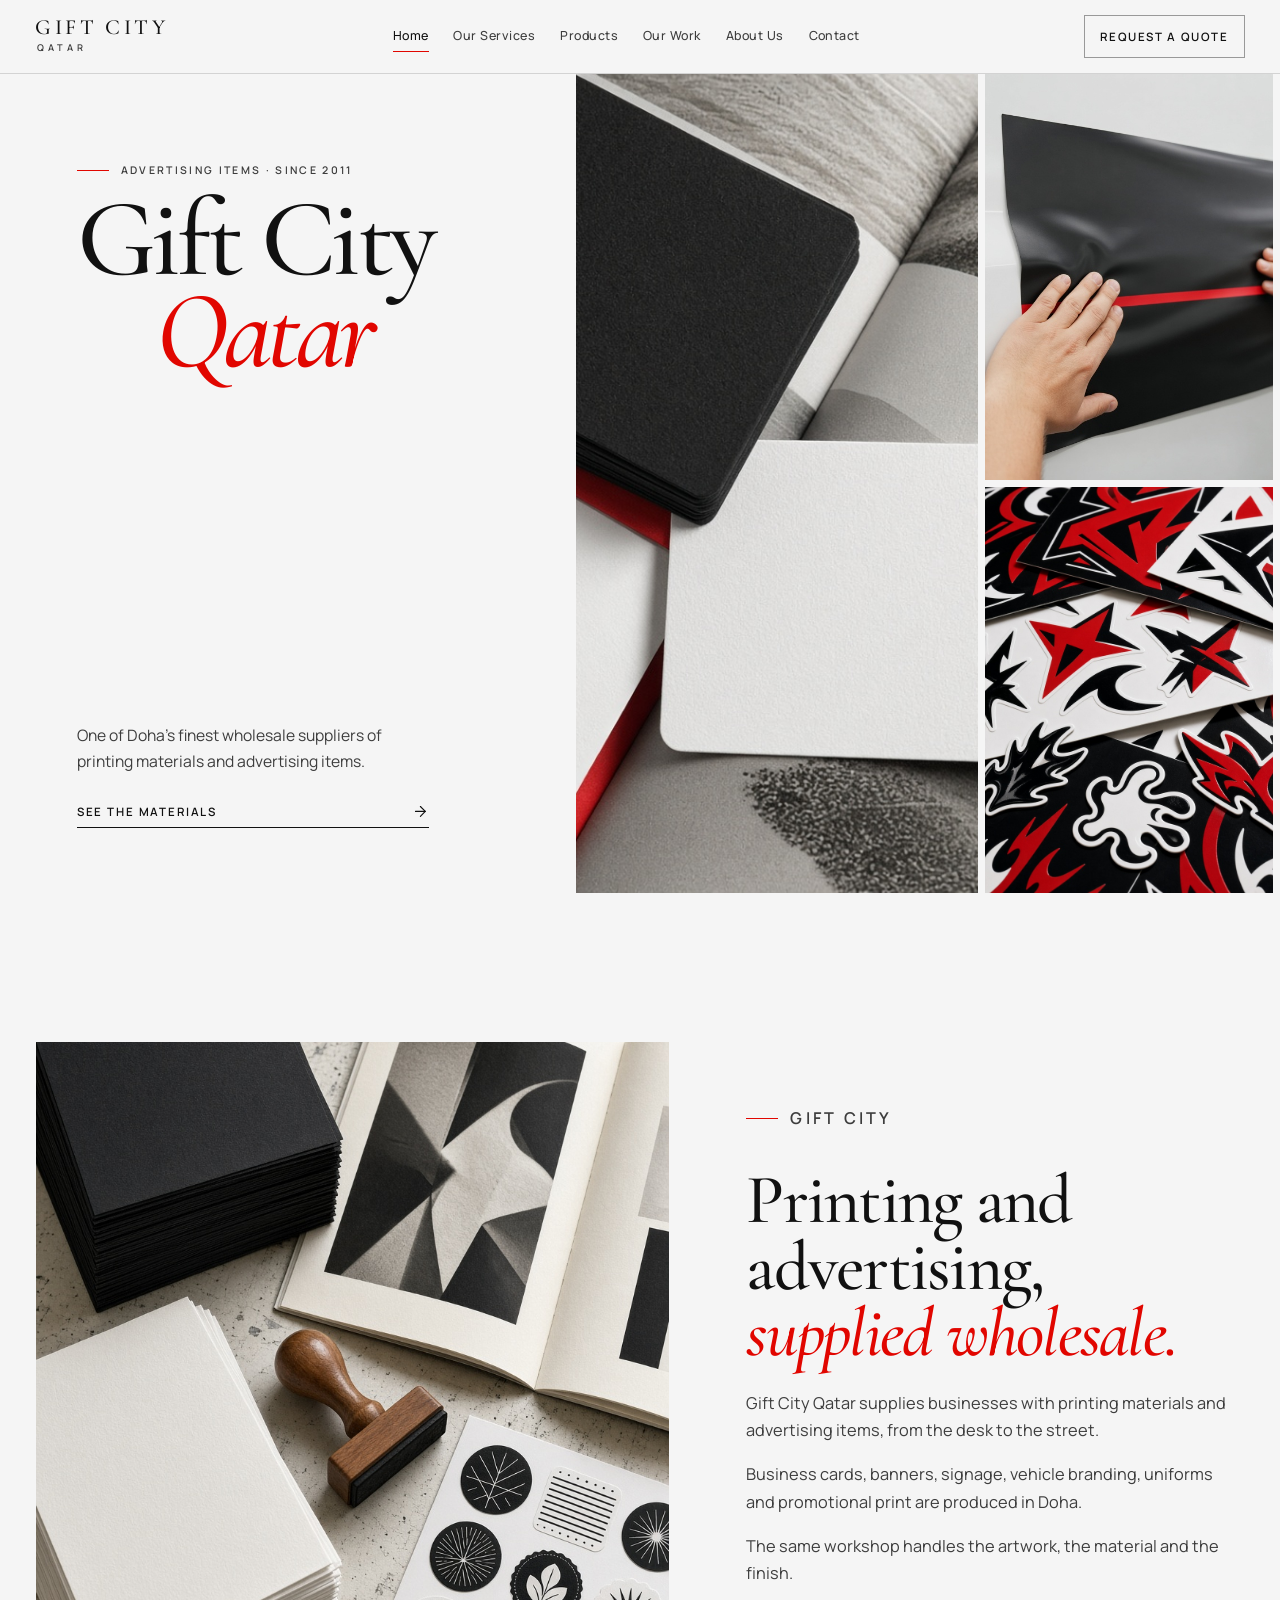
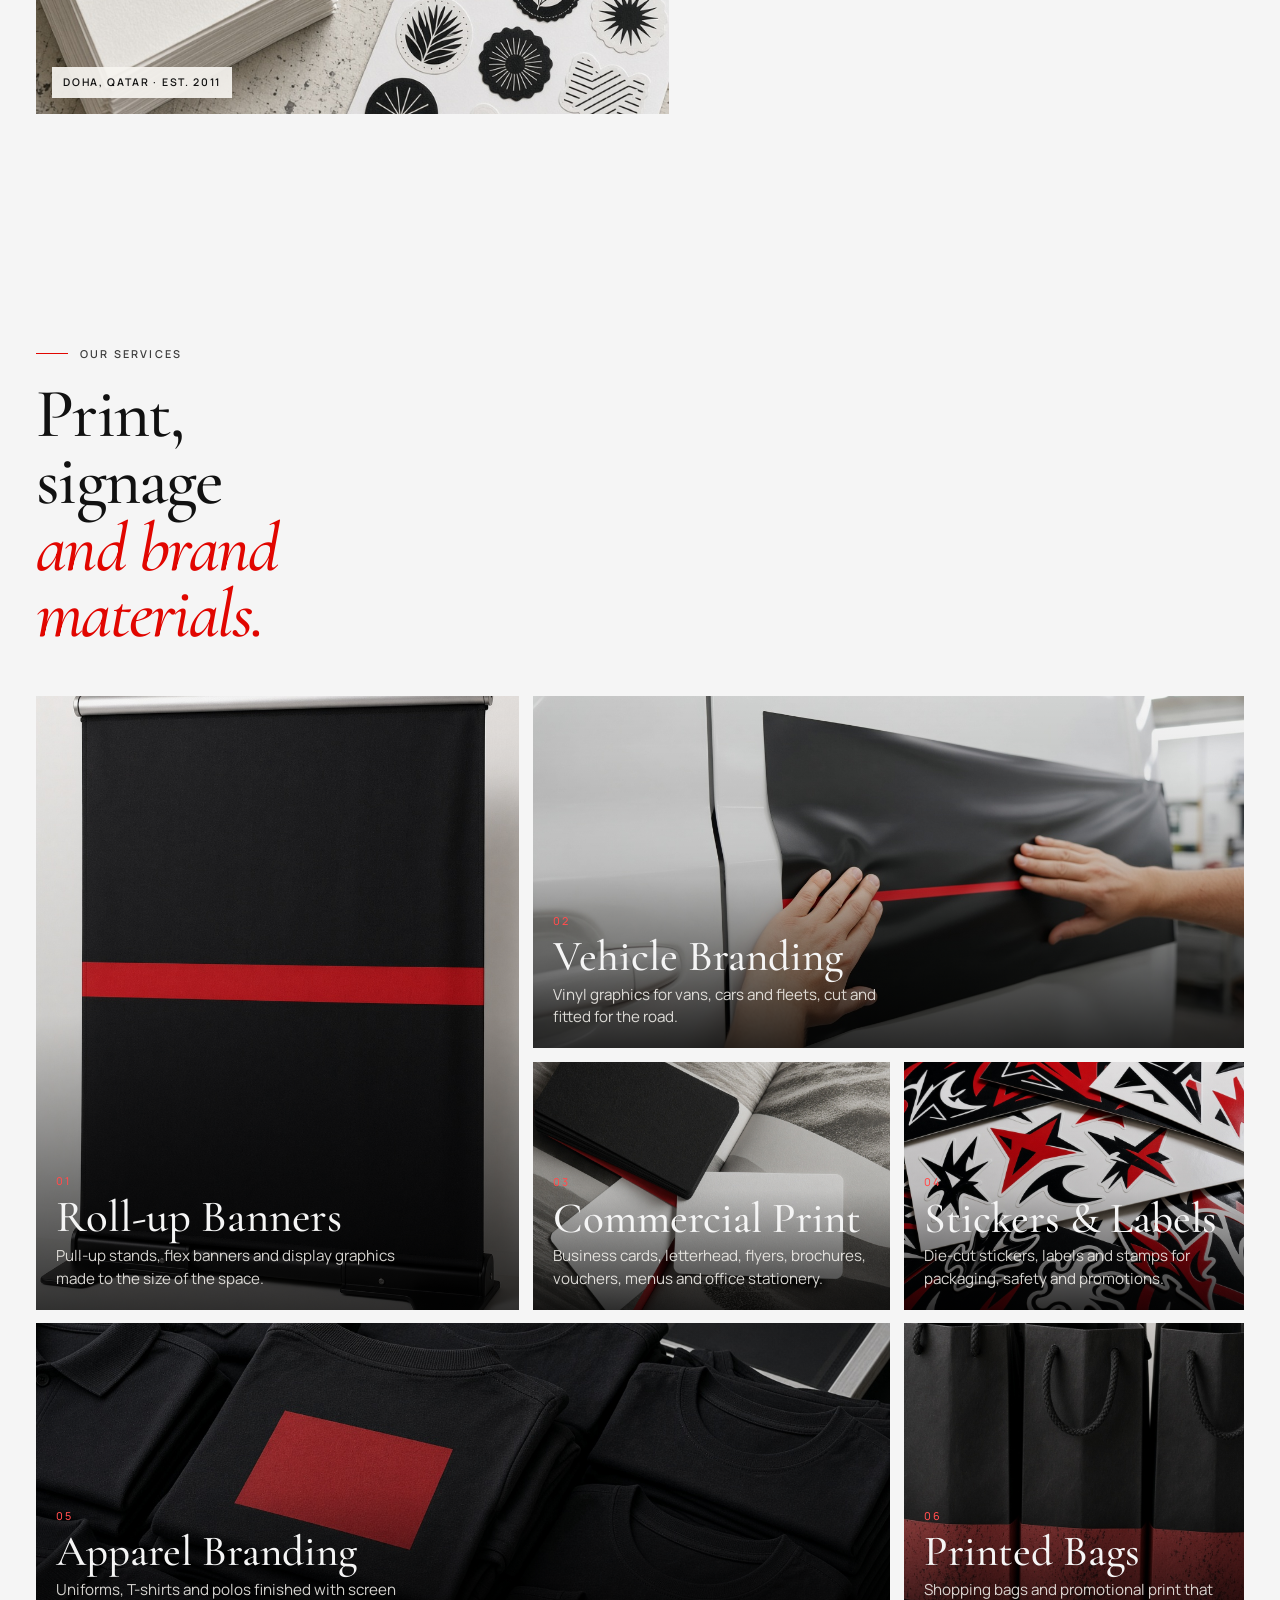
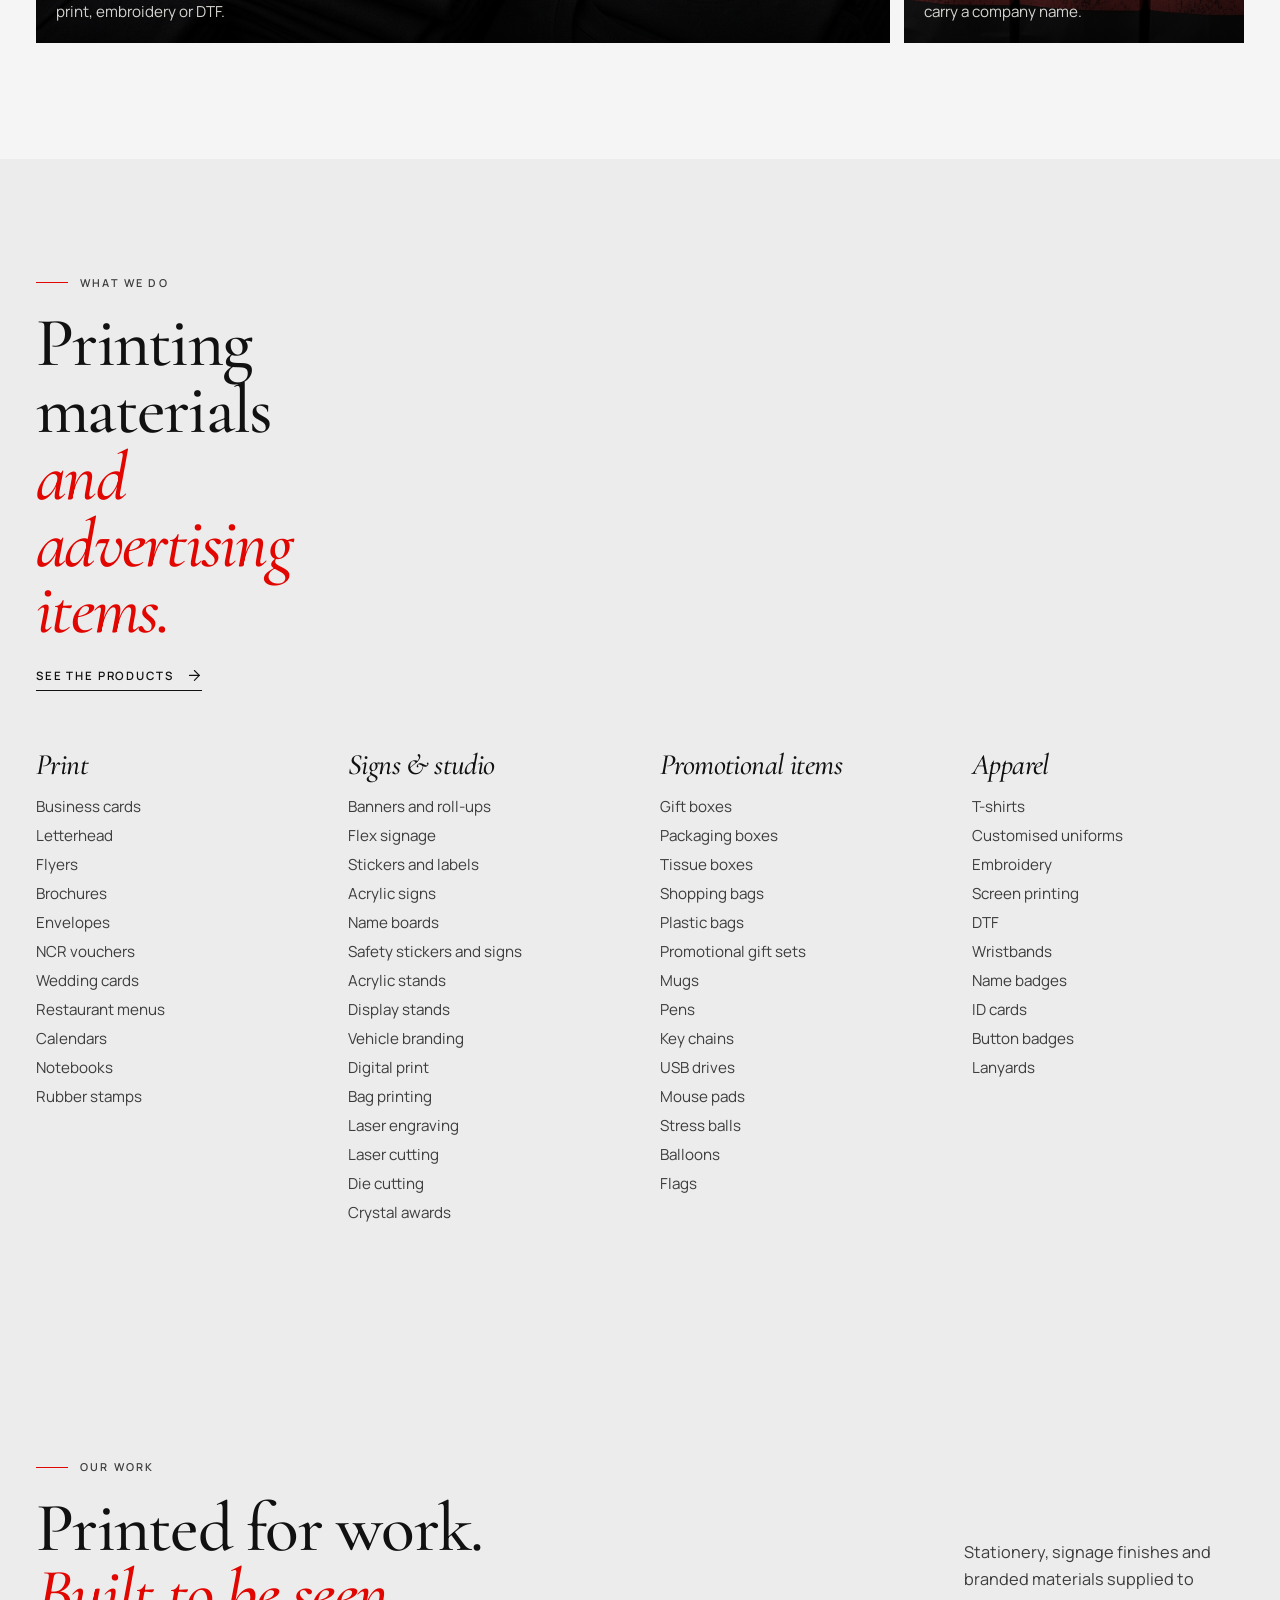
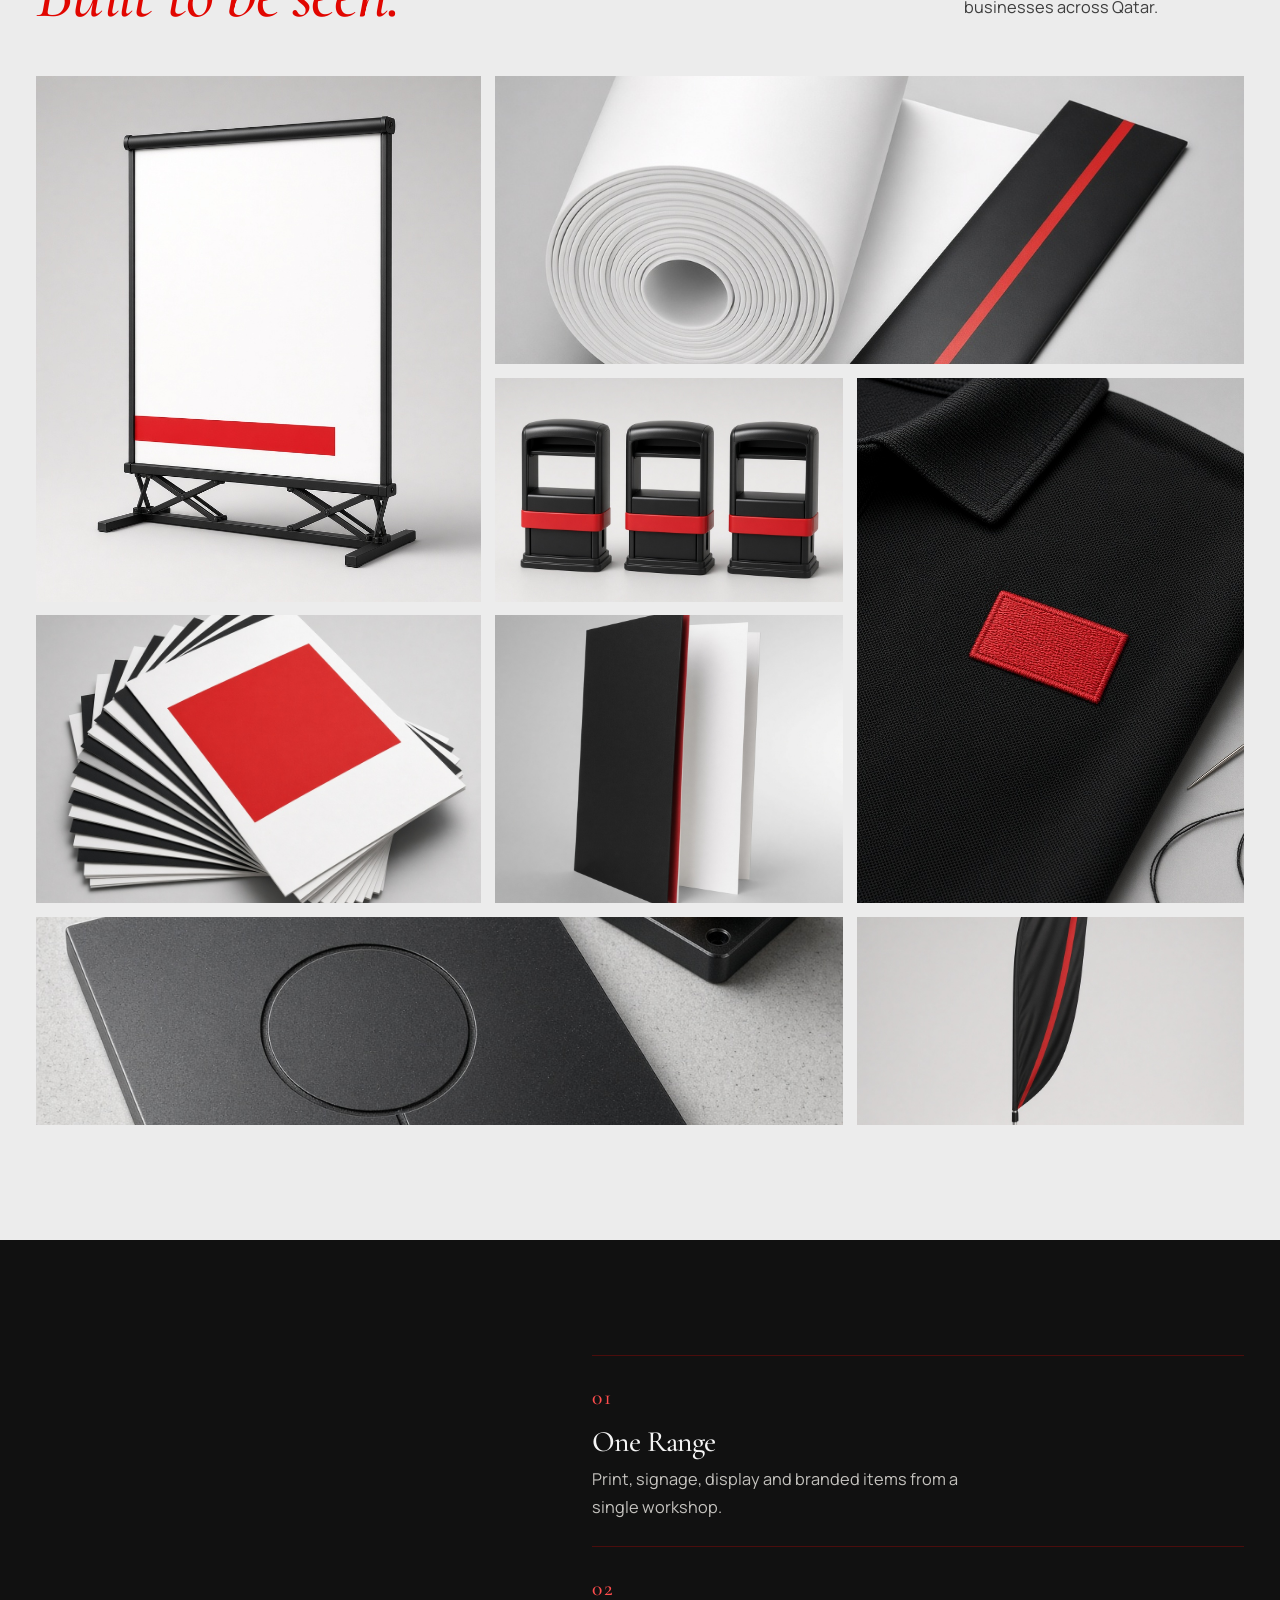
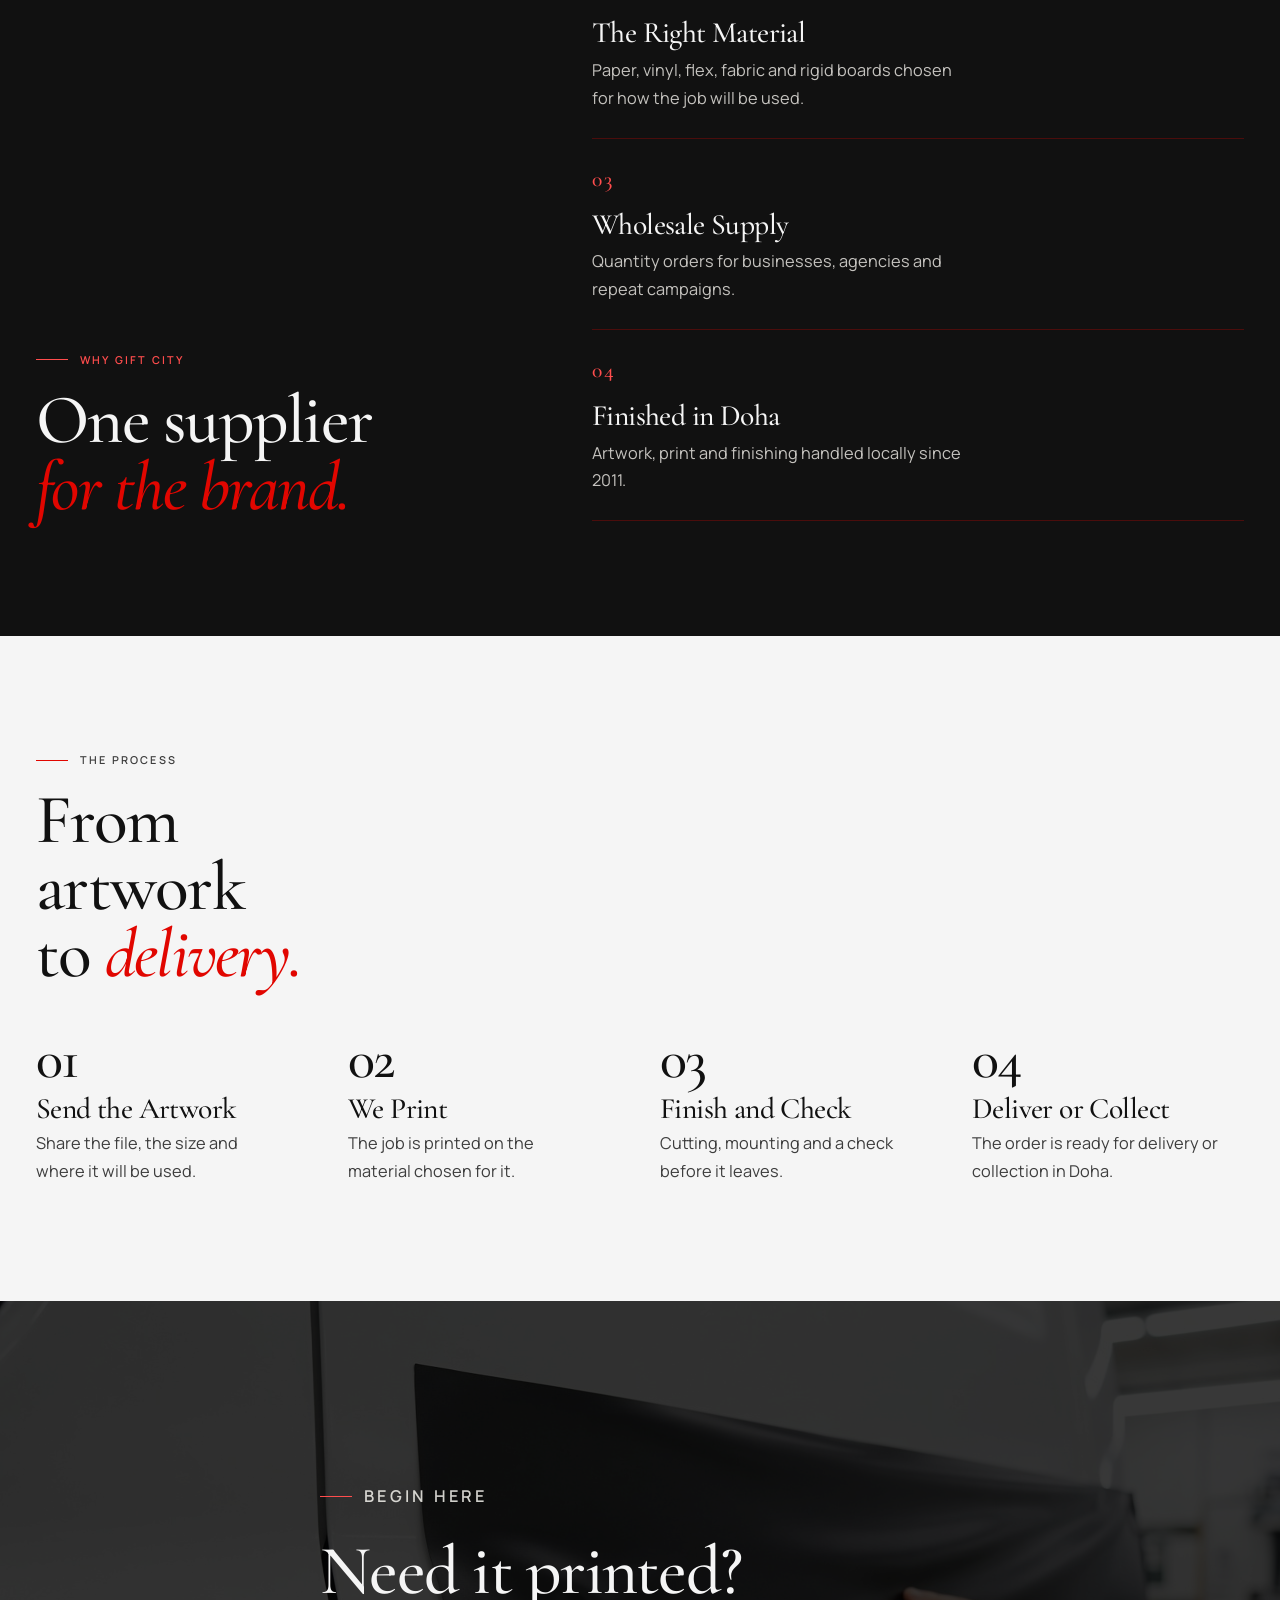
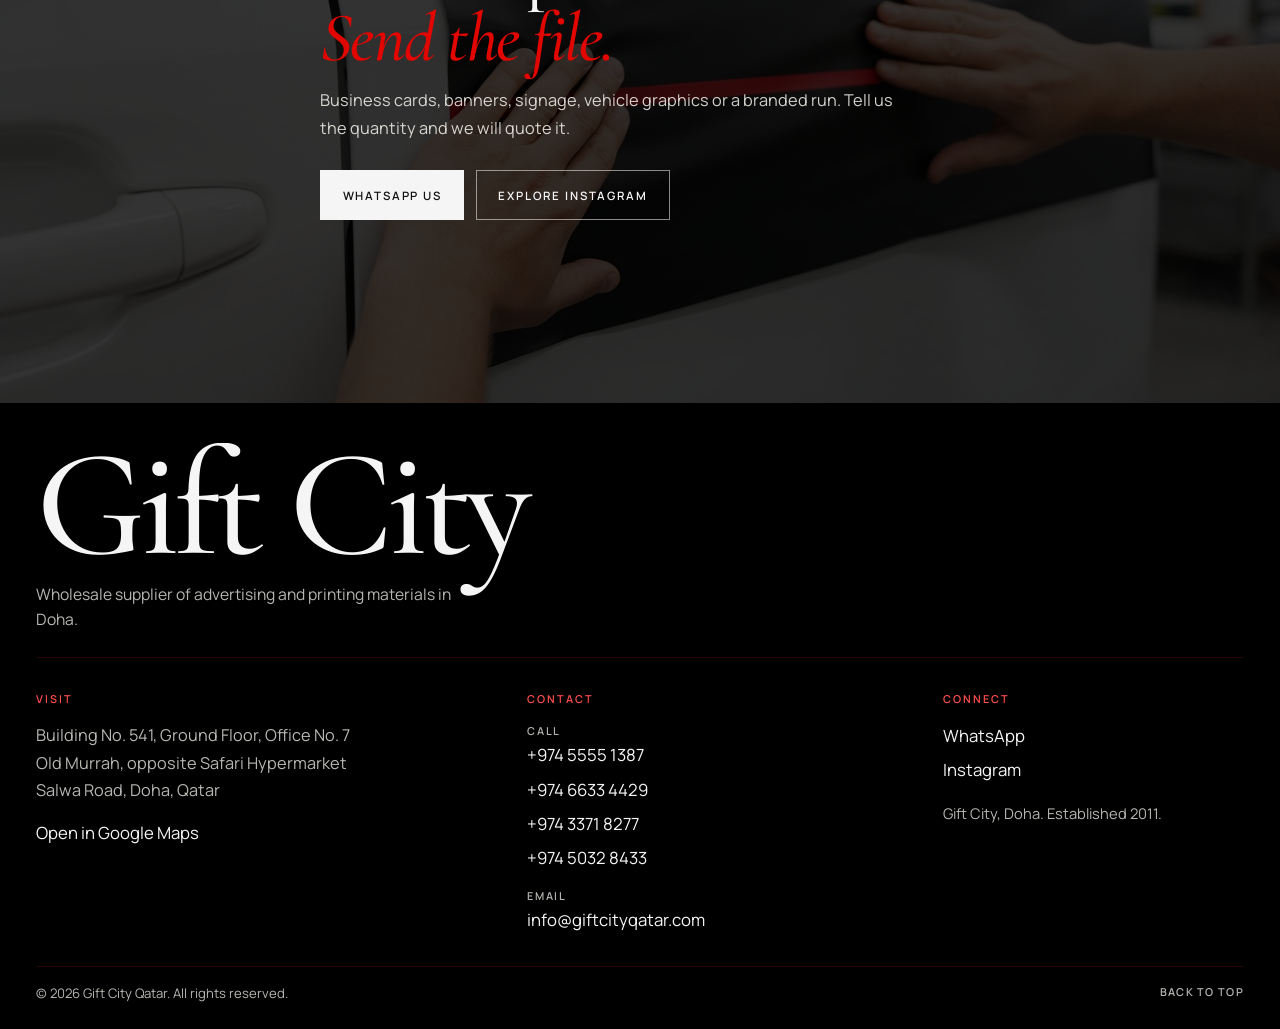
<file: index.html>
<!DOCTYPE html>
<html lang="en">
<head>
  <meta charset="UTF-8">
  <meta name="viewport" content="width=device-width, initial-scale=1">
  <title>Gift City Qatar | Printing Materials &amp; Advertising Items</title>
  <meta name="description" content="Gift City Qatar is a wholesale supplier of printing materials and advertising items in Doha: business cards, banners, signage, vehicle branding and promotional print.">
  <meta name="robots" content="index, follow">
  <meta name="theme-color" content="#111111">
  <meta name="geo.region" content="QA">
  <meta name="geo.placename" content="Doha">
  <link rel="canonical" href="https://www.giftcityqatar.com/">

  <meta property="og:type" content="website">
  <meta property="og:locale" content="en_QA">
  <meta property="og:site_name" content="Gift City Qatar">
  <meta property="og:title" content="Gift City Qatar | Printing Materials &amp; Advertising Items">
  <meta property="og:description" content="Wholesale printing materials and advertising items in Doha. Business cards, banners, signage and vehicle branding.">
  <meta property="og:url" content="https://www.giftcityqatar.com/">
  <meta property="og:image" content="assets/images/home-cards.jpg">
  <meta name="twitter:card" content="summary_large_image">
  <meta name="twitter:title" content="Gift City Qatar | Printing Materials &amp; Advertising Items">
  <meta name="twitter:description" content="Wholesale printing materials and advertising items in Doha, Qatar.">

  <link rel="icon" href="assets/favicon.svg" type="image/svg+xml">
  <link rel="preconnect" href="https://fonts.googleapis.com">
  <link rel="preconnect" href="https://fonts.gstatic.com" crossorigin>
  <link href="https://fonts.googleapis.com/css2?family=Cormorant+Garamond:ital,wght@0,500;0,600;1,500;1,600&family=Manrope:wght@400;500;600&display=swap" rel="stylesheet">
  <link rel="preload" as="image" href="assets/images/home-cards.jpg">
  <link rel="stylesheet" href="css/style.css">
  <script>document.documentElement.classList.add("js");</script>

  <script type="application/ld+json">
  {
    "@context": "https://schema.org",
    "@type": "Store",
    "name": "Gift City Qatar",
    "alternateName": "Gift City Advertising Items",
    "description": "Wholesale supplier of printing materials and advertising items in Doha, Qatar, including commercial print, signage, vehicle branding and promotional print.",
    "url": "https://www.giftcityqatar.com/",
    "image": "assets/images/hero.jpg",
    "telephone": ["+97455551387", "+97466334429", "+97433718277", "+97450328433"],
    "email": "info@giftcityqatar.com",
    "foundingDate": "2011",
    "address": {
      "@type": "PostalAddress",
      "streetAddress": "Building No. 541, Ground Floor, Office No. 7, Old Murrah, opposite Safari Hypermarket, Salwa Road",
      "addressLocality": "Doha",
      "addressCountry": "QA"
    },
    "areaServed": {
      "@type": "Country",
      "name": "Qatar"
    },
    "knowsAbout": [
      "Printing materials",
      "Advertising items",
      "Commercial printing",
      "Signage",
      "Vehicle branding",
      "Large format printing",
      "Promotional print",
      "Wholesale supply"
    ]
  }
  </script>
</head>
<body>
  <a class="skip" href="#main">Skip to content</a>

  <header class="header" data-header data-solid>
    <a class="logo" href="#home" aria-label="Gift City Qatar, home">
      <span class="logo-mark">Gift City</span>
      <span class="logo-place">Qatar</span>
    </a>

    <nav class="nav-desktop" aria-label="Primary">
      <a class="nav-link is-active" href="#home" aria-current="true">Home</a>
      <a class="nav-link" href="#services">Our Services</a>
      <a class="nav-link" href="products.html">Products</a>
      <a class="nav-link" href="#work">Our Work</a>
      <a class="nav-link" href="#about">About Us</a>
      <a class="nav-link" href="#contact">Contact</a>
    </nav>

    <div class="header-actions">
      <a class="btn btn-line btn-sm" href="#cta">Request a Quote</a>
      <button class="nav-toggle" type="button" data-nav-toggle aria-expanded="false" aria-controls="nav-panel" aria-label="Open menu">
        <svg class="icon icon-menu" viewBox="0 0 24 24" aria-hidden="true"><path d="M4 7h16"/><path d="M4 12h16"/><path d="M4 17h12"/></svg>
        <svg class="icon icon-close" viewBox="0 0 24 24" aria-hidden="true"><path d="M6 6l12 12"/><path d="M18 6 6 18"/></svg>
      </button>
    </div>
  </header>

  <div class="nav-panel" id="nav-panel" data-nav-panel aria-hidden="true">
    <nav aria-label="Mobile">
      <a class="nav-link" href="#home">Home</a>
      <a class="nav-link" href="#services">Our Services</a>
      <a class="nav-link" href="products.html">Products</a>
      <a class="nav-link" href="#work">Our Work</a>
      <a class="nav-link" href="#about">About Us</a>
      <a class="nav-link" href="#contact">Contact</a>
    </nav>
    <a class="btn btn-fill" href="#cta">Request a Quote</a>
  </div>

  <main id="main">
    <section class="hero hero-brand" id="home">
      <div class="hero-photos">
        <img class="hp1" src="assets/images/home-cards.jpg" alt="Business cards on a printed brochure" width="1600" height="1200" fetchpriority="high" decoding="async">
        <img class="hp2" src="assets/images/home-vehicle.jpg" alt="Vinyl graphics being applied to a van" width="1600" height="900" decoding="async">
        <img class="hp3" src="assets/images/home-stickers.jpg" alt="Red, black and white vinyl stickers" width="1200" height="1200" decoding="async">
      </div>
      <div class="hero-copy">
        <p class="hero-kicker"><span class="rule" aria-hidden="true"></span>Advertising items · Since 2011</p>
        <h1>
          <span>Gift City</span>
          <span class="em">Qatar</span>
        </h1>
        <div class="hero-foot">
          <p class="lede">One of Doha’s finest wholesale suppliers of printing materials and advertising items.</p>
          <a class="hero-go" href="products.html">See the materials <svg class="icon" viewBox="0 0 24 24" aria-hidden="true"><path d="M5 12h14"/><path d="m12 5 7 7-7 7"/></svg></a>
        </div>
      </div>
      <a class="scroll-hint" href="#about" aria-label="Scroll to introduction">
        <span class="scroll-line" aria-hidden="true"></span>
      </a>
    </section>

    <section class="intro section" id="about">
      <div class="wrap intro-layout">
        <figure class="intro-figure reveal">
          <img src="assets/images/home-intro.jpg" alt="Business cards, a brochure, a rubber stamp and stickers on a work table" width="1200" height="1600" loading="lazy" decoding="async">
          <figcaption>Doha, Qatar · Est. 2011</figcaption>
        </figure>
        <div class="intro-copy reveal" data-delay="1">
          <p class="eyebrow"><span class="rule" aria-hidden="true"></span>Gift City</p>
          <h2>Printing and advertising,<br><em>supplied wholesale.</em></h2>
          <p>Gift City Qatar supplies businesses with printing materials and advertising items, from the desk to the street.</p>
          <p>Business cards, banners, signage, vehicle branding, uniforms and promotional print are produced in Doha.</p>
          <p>The same workshop handles the artwork, the material and the finish.</p>
        </div>
      </div>
    </section>

    <section class="services section" id="services">
      <div class="wrap">
        <div class="section-head reveal">
          <p class="eyebrow"><span class="rule" aria-hidden="true"></span>Our services</p>
          <h2>Print, signage<br><em>and brand materials.</em></h2>
        </div>

        <div class="services-grid">
          <a class="tile s1 reveal" href="#contact">
            <img src="assets/images/home-banner.jpg" alt="A black roll-up banner with a red bar" width="900" height="1200" loading="lazy" decoding="async">
            <span class="tile-shade" aria-hidden="true"></span>
            <span class="tile-body">
              <span class="tile-index">01</span>
              <span class="tile-title">Roll-up Banners</span>
              <span class="tile-text">Pull-up stands, flex banners and display graphics made to the size of the space.</span>
            </span>
          </a>

          <a class="tile s2 reveal" href="#contact" data-delay="1">
            <img src="assets/images/home-vehicle.jpg" alt="Hands applying black and red vinyl to a white van" width="1600" height="900" loading="lazy" decoding="async">
            <span class="tile-shade" aria-hidden="true"></span>
            <span class="tile-body">
              <span class="tile-index">02</span>
              <span class="tile-title">Vehicle Branding</span>
              <span class="tile-text">Vinyl graphics for vans, cars and fleets, cut and fitted for the road.</span>
            </span>
          </a>

          <a class="tile s3 reveal" href="#contact" data-delay="1">
            <img src="assets/images/home-cards.jpg" alt="Black and white business cards on an open brochure" width="1600" height="1200" loading="lazy" decoding="async">
            <span class="tile-shade" aria-hidden="true"></span>
            <span class="tile-body">
              <span class="tile-index">03</span>
              <span class="tile-title">Commercial Print</span>
              <span class="tile-text">Business cards, letterhead, flyers, brochures, vouchers, menus and office stationery.</span>
            </span>
          </a>

          <a class="tile s4 reveal" href="#contact" data-delay="2">
            <img src="assets/images/home-stickers.jpg" alt="Close view of red, black and white vinyl stickers" width="1200" height="1200" loading="lazy" decoding="async">
            <span class="tile-shade" aria-hidden="true"></span>
            <span class="tile-body">
              <span class="tile-index">04</span>
              <span class="tile-title">Stickers &amp; Labels</span>
              <span class="tile-text">Die-cut stickers, labels and stamps for packaging, safety and promotions.</span>
            </span>
          </a>

          <a class="tile s5 reveal" href="#contact">
            <img src="assets/images/home-apparel.jpg" alt="Stacks of black polos and printed t-shirts" width="1600" height="900" loading="lazy" decoding="async">
            <span class="tile-shade" aria-hidden="true"></span>
            <span class="tile-body">
              <span class="tile-index">05</span>
              <span class="tile-title">Apparel Branding</span>
              <span class="tile-text">Uniforms, T-shirts and polos finished with screen print, embroidery or DTF.</span>
            </span>
          </a>

          <a class="tile s6 reveal" href="#contact" data-delay="1">
            <img src="assets/images/home-bags.jpg" alt="Black paper shopping bags with a red printed band" width="900" height="1200" loading="lazy" decoding="async">
            <span class="tile-shade" aria-hidden="true"></span>
            <span class="tile-body">
              <span class="tile-index">06</span>
              <span class="tile-title">Printed Bags</span>
              <span class="tile-text">Shopping bags and promotional print that carry a company name.</span>
            </span>
          </a>
        </div>
      </div>
    </section>

    <section class="catalogue" id="catalogue" aria-labelledby="catalogue-title">
      <div class="wrap">
        <div class="catalogue-head reveal">
          <p class="eyebrow"><span class="rule" aria-hidden="true"></span>What we do</p>
          <h2 id="catalogue-title">Printing materials<br><em>and advertising items.</em></h2>
          <a class="catalogue-link" href="products.html">See the products <svg class="icon" viewBox="0 0 24 24" aria-hidden="true"><path d="M5 12h14"/><path d="m12 5 7 7-7 7"/></svg></a>
        </div>
        <div class="catalogue-grid">
          <div class="reveal">
            <h3>Print</h3>
            <ul>
              <li>Business cards</li>
              <li>Letterhead</li>
              <li>Flyers</li>
              <li>Brochures</li>
              <li>Envelopes</li>
              <li>NCR vouchers</li>
              <li>Wedding cards</li>
              <li>Restaurant menus</li>
              <li>Calendars</li>
              <li>Notebooks</li>
              <li>Rubber stamps</li>
            </ul>
          </div>
          <div class="reveal" data-delay="1">
            <h3>Signs &amp; studio</h3>
            <ul>
              <li>Banners and roll-ups</li>
              <li>Flex signage</li>
              <li>Stickers and labels</li>
              <li>Acrylic signs</li>
              <li>Name boards</li>
              <li>Safety stickers and signs</li>
              <li>Acrylic stands</li>
              <li>Display stands</li>
              <li>Vehicle branding</li>
              <li>Digital print</li>
              <li>Bag printing</li>
              <li>Laser engraving</li>
              <li>Laser cutting</li>
              <li>Die cutting</li>
              <li>Crystal awards</li>
            </ul>
          </div>
          <div class="reveal" data-delay="2">
            <h3>Promotional items</h3>
            <ul>
              <li>Gift boxes</li>
              <li>Packaging boxes</li>
              <li>Tissue boxes</li>
              <li>Shopping bags</li>
              <li>Plastic bags</li>
              <li>Promotional gift sets</li>
              <li>Mugs</li>
              <li>Pens</li>
              <li>Key chains</li>
              <li>USB drives</li>
              <li>Mouse pads</li>
              <li>Stress balls</li>
              <li>Balloons</li>
              <li>Flags</li>
            </ul>
          </div>
          <div class="reveal" data-delay="3">
            <h3>Apparel</h3>
            <ul>
              <li>T-shirts</li>
              <li>Customised uniforms</li>
              <li>Embroidery</li>
              <li>Screen printing</li>
              <li>DTF</li>
              <li>Wristbands</li>
              <li>Name badges</li>
              <li>ID cards</li>
              <li>Button badges</li>
              <li>Lanyards</li>
            </ul>
          </div>
        </div>
      </div>
    </section>

    <section class="work section" id="work">
      <div class="wrap">
        <div class="section-head section-head-split reveal">
          <div>
            <p class="eyebrow"><span class="rule" aria-hidden="true"></span>Our work</p>
            <h2>Printed for work.<br><em>Built to be seen.</em></h2>
          </div>
          <p class="section-note">Stationery, signage finishes and branded materials supplied to businesses across Qatar.</p>
        </div>

        <div class="work-grid">
          <figure class="frame g1 reveal">
            <img src="assets/images/item-display.jpg" alt="An exhibition display stand" width="800" height="800" loading="lazy" decoding="async">
            <figcaption>Display stands</figcaption>
          </figure>
          <figure class="frame g2 reveal" data-delay="1">
            <img src="assets/images/item-flex.jpg" alt="A roll of flex banner material" width="800" height="800" loading="lazy" decoding="async">
            <figcaption>Flex signage</figcaption>
          </figure>
          <figure class="frame g3 reveal">
            <img src="assets/images/item-stamps.jpg" alt="Three self-inking rubber stamps" width="800" height="800" loading="lazy" decoding="async">
            <figcaption>Rubber stamps</figcaption>
          </figure>
          <figure class="frame g4 reveal" data-delay="1">
            <img src="assets/images/item-embroidery.jpg" alt="Embroidery on black polo fabric" width="800" height="800" loading="lazy" decoding="async">
            <figcaption>Embroidery</figcaption>
          </figure>
          <figure class="frame g5 reveal">
            <img src="assets/images/item-flyers.jpg" alt="A fan of printed flyers" width="800" height="800" loading="lazy" decoding="async">
            <figcaption>Flyers</figcaption>
          </figure>
          <figure class="frame g6 reveal" data-delay="1">
            <img src="assets/images/item-menus.jpg" alt="A folded restaurant menu" width="800" height="800" loading="lazy" decoding="async">
            <figcaption>Menus</figcaption>
          </figure>
          <figure class="frame g7 reveal">
            <img src="assets/images/item-laser.jpg" alt="A metal plate with a laser-engraved circle" width="800" height="800" loading="lazy" decoding="async">
            <figcaption>Laser engraving</figcaption>
          </figure>
          <figure class="frame g8 reveal" data-delay="1">
            <img src="assets/images/item-flag.jpg" alt="A black feather flag" width="800" height="800" loading="lazy" decoding="async">
            <figcaption>Flags</figcaption>
          </figure>
        </div>
      </div>
    </section>

    <section class="values" id="values">
      <div class="wrap values-layout">
        <div class="values-copy reveal">
          <p class="eyebrow eyebrow-light"><span class="rule" aria-hidden="true"></span>Why Gift City</p>
          <h2>One supplier<br><em>for the brand.</em></h2>
        </div>
        <ol class="values-list">
          <li class="reveal">
            <span>01</span>
            <h3>One Range</h3>
            <p>Print, signage, display and branded items from a single workshop.</p>
          </li>
          <li class="reveal" data-delay="1">
            <span>02</span>
            <h3>The Right Material</h3>
            <p>Paper, vinyl, flex, fabric and rigid boards chosen for how the job will be used.</p>
          </li>
          <li class="reveal" data-delay="2">
            <span>03</span>
            <h3>Wholesale Supply</h3>
            <p>Quantity orders for businesses, agencies and repeat campaigns.</p>
          </li>
          <li class="reveal" data-delay="3">
            <span>04</span>
            <h3>Finished in Doha</h3>
            <p>Artwork, print and finishing handled locally since 2011.</p>
          </li>
        </ol>
      </div>
    </section>

    <section class="process section" id="process">
      <div class="wrap">
        <div class="section-head reveal">
          <p class="eyebrow"><span class="rule" aria-hidden="true"></span>The process</p>
          <h2>From artwork to <em>delivery.</em></h2>
        </div>
        <ol class="steps">
          <li class="reveal">
            <span class="step-index">01</span>
            <h3>Send the Artwork</h3>
            <p>Share the file, the size and where it will be used.</p>
          </li>
          <li class="reveal" data-delay="1">
            <span class="step-index">02</span>
            <h3>We Print</h3>
            <p>The job is printed on the material chosen for it.</p>
          </li>
          <li class="reveal" data-delay="2">
            <span class="step-index">03</span>
            <h3>Finish and Check</h3>
            <p>Cutting, mounting and a check before it leaves.</p>
          </li>
          <li class="reveal" data-delay="3">
            <span class="step-index">04</span>
            <h3>Deliver or Collect</h3>
            <p>The order is ready for delivery or collection in Doha.</p>
          </li>
        </ol>
      </div>
    </section>

    <section class="cta" id="cta">
      <img class="cta-bg" src="assets/images/home-vehicle.jpg" alt="" width="1600" height="900" loading="lazy" decoding="async">
      <div class="cta-shade" aria-hidden="true"></div>
      <div class="wrap cta-inner reveal">
        <p class="eyebrow eyebrow-light"><span class="rule" aria-hidden="true"></span>Begin here</p>
        <h2>Need it printed?<br><em>Send the file.</em></h2>
        <p>Business cards, banners, signage, vehicle graphics or a branded run. Tell us the quantity and we will quote it.</p>
        <div class="cta-actions">
          <a class="btn btn-light" data-contact="whatsapp" href="https://wa.me/97455551387">WhatsApp Us</a>
          <a class="btn btn-ghost" data-contact="instagram" href="https://www.instagram.com/">Explore Instagram</a>
        </div>
      </div>
    </section>
  </main>

  <footer class="footer" id="contact">
    <div class="wrap">
      <h2 class="visually-hidden">Contact Gift City Qatar</h2>
      <div class="footer-brand">
        <p class="footer-mark">Gift City</p>
        <p class="footer-tag">Wholesale supplier of advertising and printing materials in Doha.</p>
      </div>

      <div class="footer-grid">
        <div>
          <p class="footer-label">Visit</p>
          <address data-address>
            Building No. 541, Ground Floor, Office No. 7<br>
            Old Murrah, opposite Safari Hypermarket<br>
            Salwa Road, Doha, Qatar
          </address>
          <a class="footer-link" data-contact="maps" href="https://www.google.com/maps/search/?api=1&amp;query=Gift+City+Doha">Open in Google Maps</a>
        </div>
        <div>
          <p class="footer-label">Contact</p>
          <p class="footer-meta">Call</p>
          <div data-phones>
            <a class="footer-link" href="tel:+97455551387">+974 5555 1387</a>
            <a class="footer-link" href="tel:+97466334429">+974 6633 4429</a>
            <a class="footer-link" href="tel:+97433718277">+974 3371 8277</a>
            <a class="footer-link" href="tel:+97450328433">+974 5032 8433</a>
          </div>
          <p class="footer-meta">Email</p>
          <a class="footer-link" data-contact="email" data-fill href="mailto:info@giftcityqatar.com">info@giftcityqatar.com</a>
        </div>
        <div>
          <p class="footer-label">Connect</p>
          <a class="footer-link" data-contact="whatsapp" href="https://wa.me/97455551387">WhatsApp</a>
          <!-- PLACEHOLDER: official Instagram was not published on giftcityqatar.com. Replace instagramUrl in js/main.js. -->
          <a class="footer-link" data-contact="instagram" href="https://www.instagram.com/">Instagram</a>
          <p class="footer-note">Gift City, Doha. Established 2011.</p>
        </div>
      </div>

      <div class="footer-base">
        <p>© <span data-year>2026</span> Gift City Qatar. All rights reserved.</p>
        <a class="footer-top-link" href="#home">Back to top</a>
      </div>
    </div>
  </footer>

  <a class="to-top" data-to-top href="#home" aria-label="Back to top">
    <svg class="icon" viewBox="0 0 24 24" aria-hidden="true"><path d="M12 19V5"/><path d="m5 12 7-7 7 7"/></svg>
  </a>

  <a class="wa-float" data-contact="whatsapp" href="https://wa.me/97455551387" aria-label="WhatsApp Gift City">
    <svg viewBox="0 0 24 24" aria-hidden="true"><path fill="currentColor" d="M12.04 2C6.58 2 2.15 6.4 2.15 11.83c0 1.74.46 3.44 1.34 4.94L2 22l5.39-1.41a10.05 10.05 0 0 0 4.65 1.12h.01c5.46 0 9.89-4.4 9.89-9.83C21.94 6.4 17.5 2 12.04 2zm5.76 14.15c-.24.68-1.4 1.25-1.93 1.33-.49.07-1.1.1-1.78-.11-.41-.13-.94-.3-1.62-.59-2.85-1.23-4.7-4.1-4.84-4.29-.14-.19-1.16-1.54-1.16-2.94 0-1.4.73-2.09 1-2.37.24-.26.64-.38.85-.38.21 0 .42 0 .6.01.19.01.45-.07.7.53.26.64.88 2.2.96 2.36.08.16.13.35.03.56-.1.21-.16.34-.31.52-.15.18-.32.4-.46.54-.15.15-.3.31-.13.6.16.29.73 1.2 1.57 1.94 1.08.96 1.99 1.26 2.28 1.4.29.14.46.12.63-.07.17-.19.73-.85.92-1.14.19-.29.39-.24.66-.14.27.1 1.71.81 2 .95.29.15.48.22.55.34.07.12.07.7-.17 1.38z"/></svg>
  </a>

  <script src="js/main.js"></script>
</body>
</html>
</file>
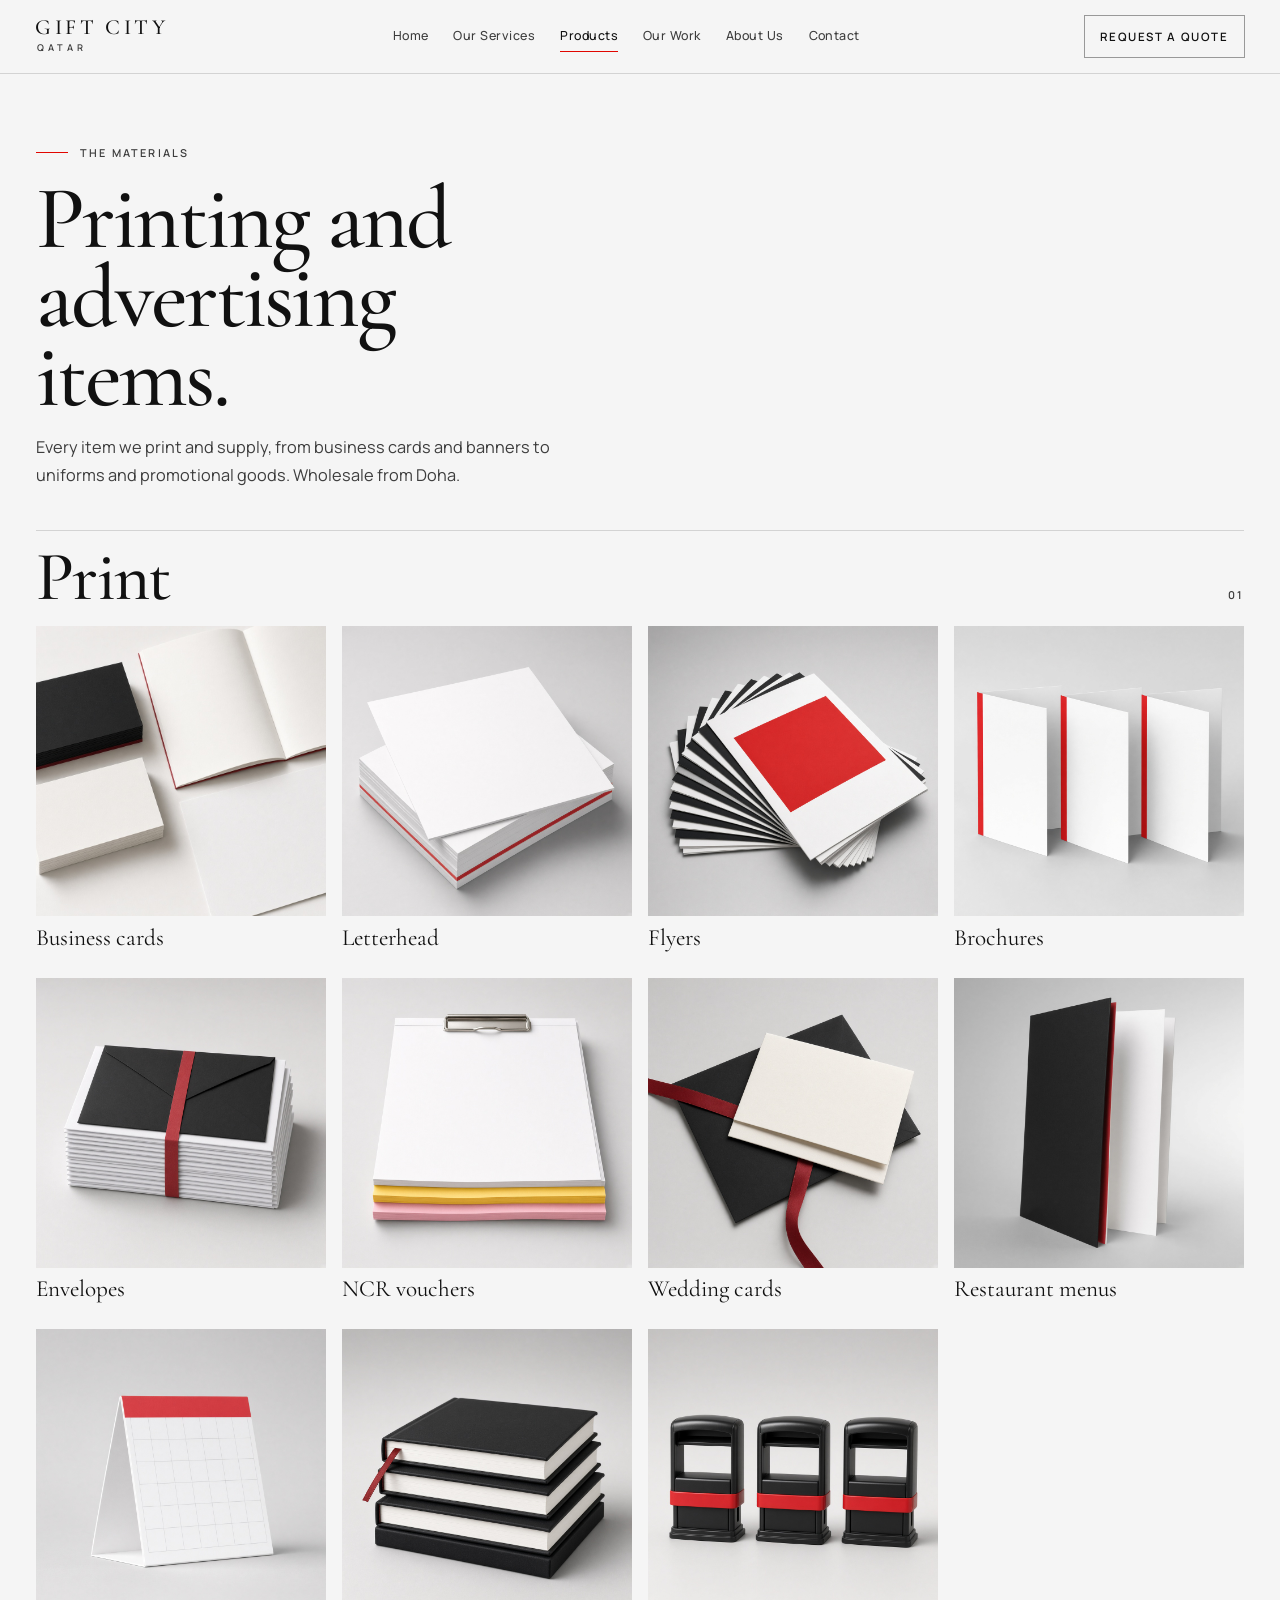
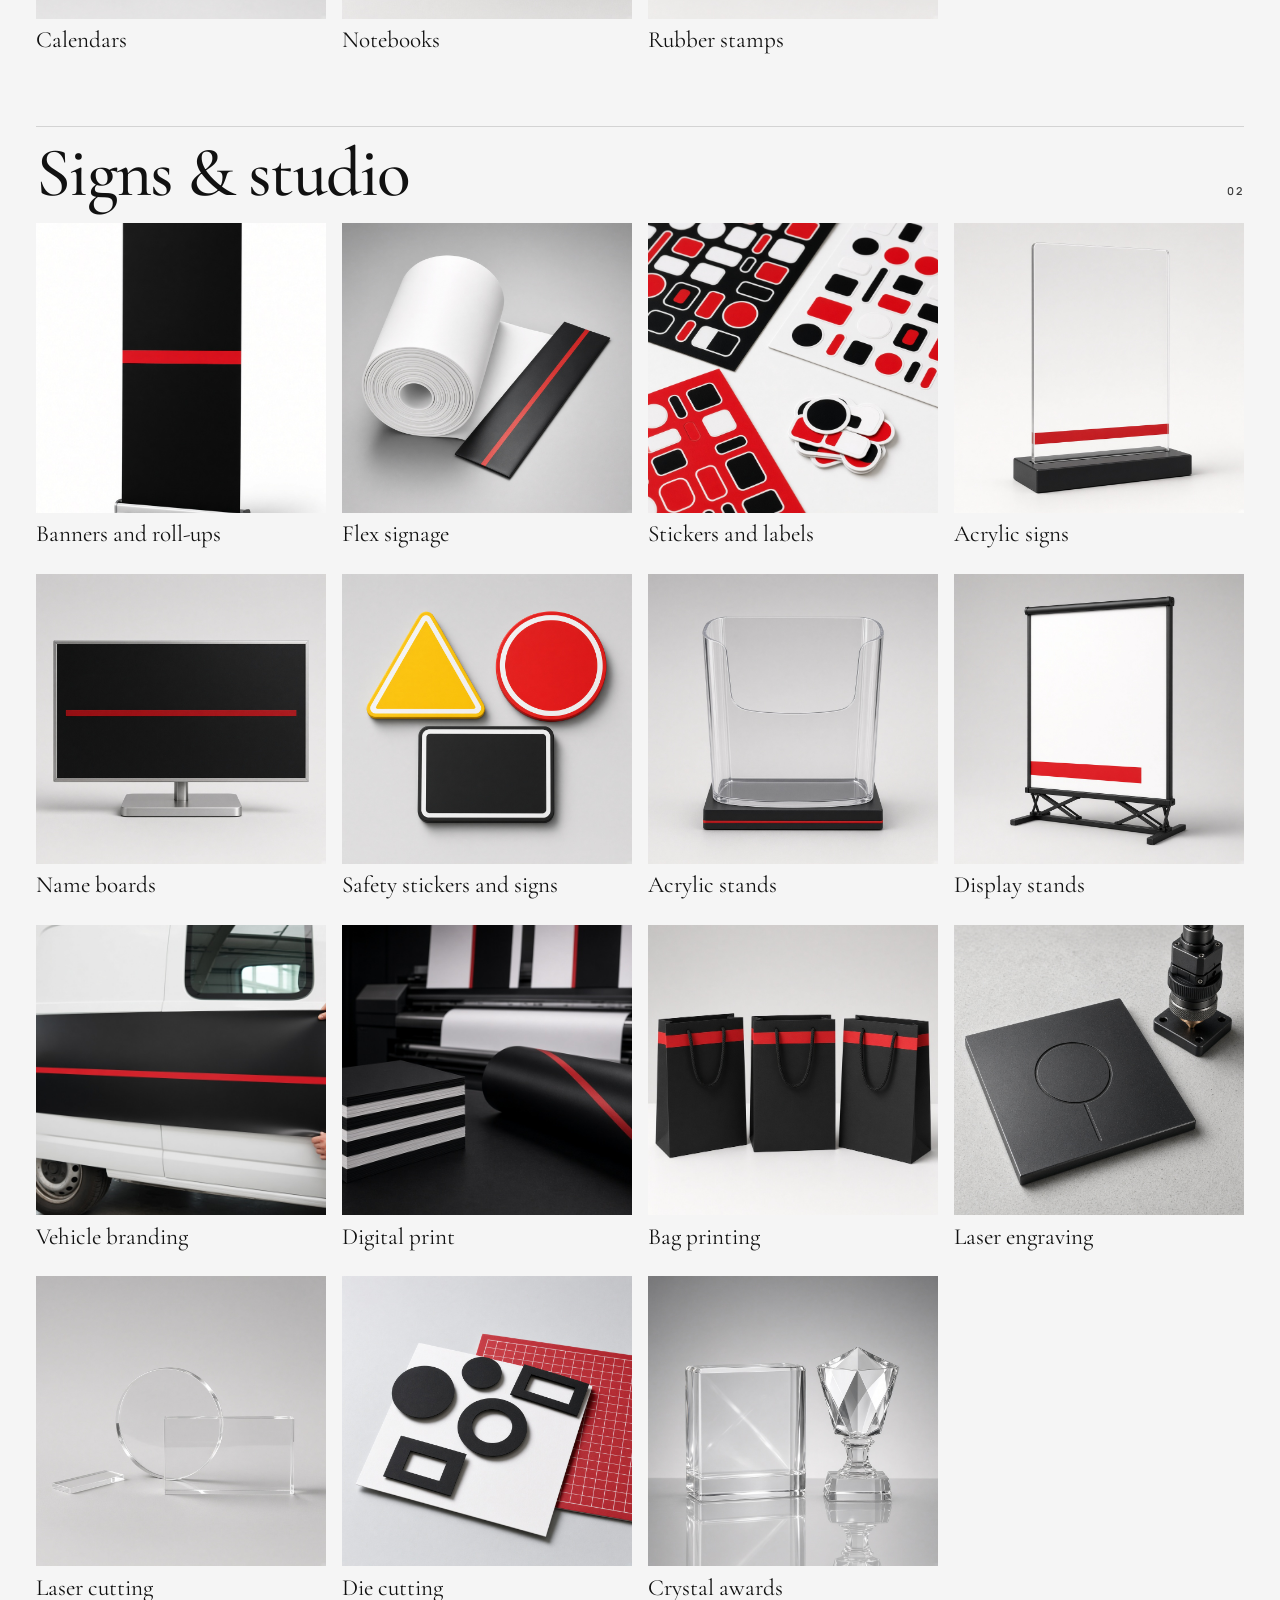
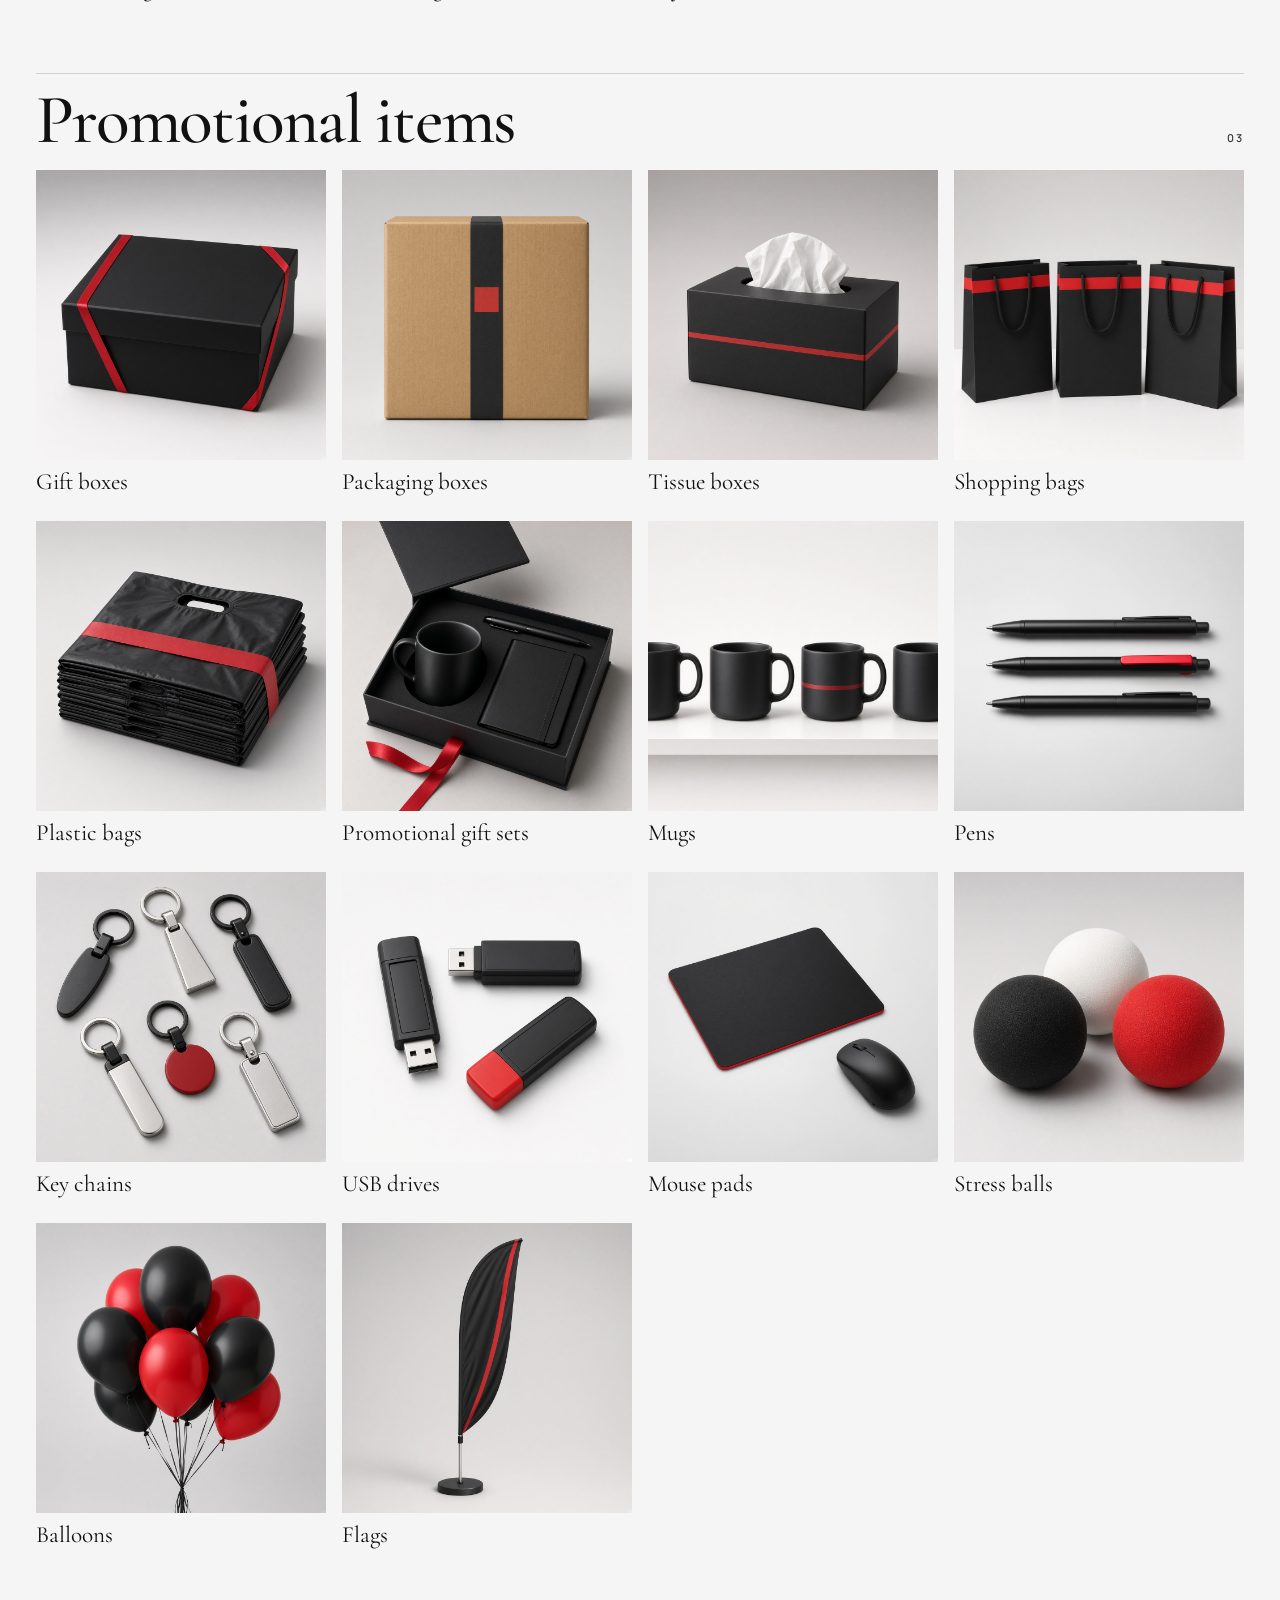
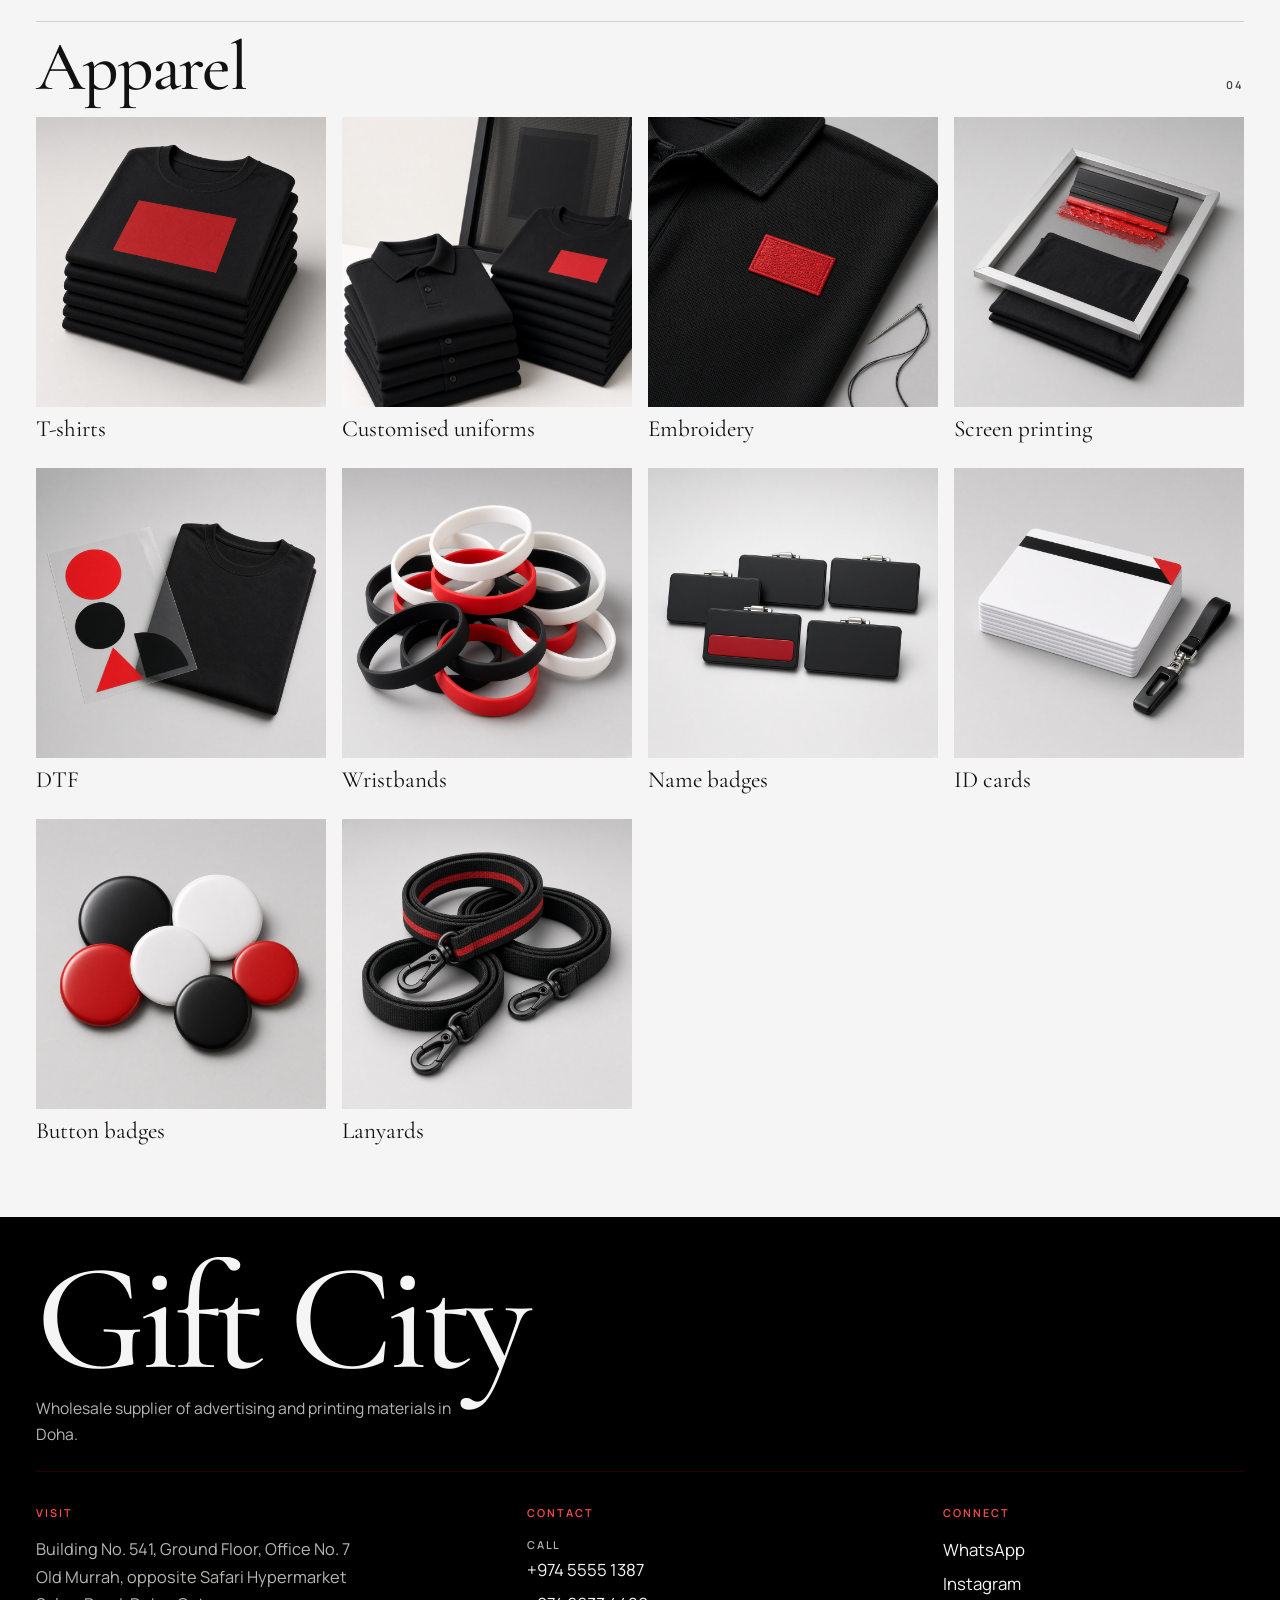
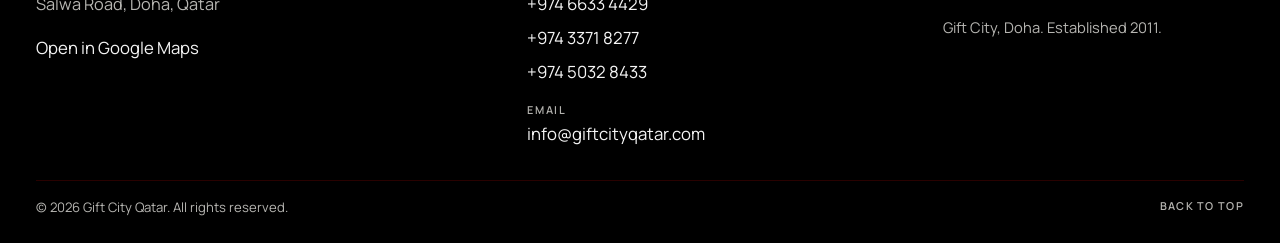
<file: products.html>
<!DOCTYPE html>
<html lang="en">
<head>
  <meta charset="UTF-8">
  <meta name="viewport" content="width=device-width, initial-scale=1">
  <title>Products | Gift City Qatar</title>
  <meta name="description" content="Printing materials and advertising items from Gift City Qatar: business print, signage, uniforms, vehicle branding and promotional print in Doha.">
  <meta name="robots" content="index, follow">
  <meta name="theme-color" content="#111111">
  <link rel="canonical" href="https://www.giftcityqatar.com/products.html">
  <link rel="icon" href="assets/favicon.svg" type="image/svg+xml">
  <link rel="preconnect" href="https://fonts.googleapis.com">
  <link rel="preconnect" href="https://fonts.gstatic.com" crossorigin>
  <link href="https://fonts.googleapis.com/css2?family=Cormorant+Garamond:ital,wght@0,500;0,600;1,500;1,600&family=Manrope:wght@400;500;600&display=swap" rel="stylesheet">
  <link rel="stylesheet" href="css/style.css">
  <script>document.documentElement.classList.add("js");</script>
</head>
<body>
  <a class="skip" href="#top">Skip to content</a>

  <header class="header" data-header data-solid>
    <a class="logo" href="index.html" aria-label="Gift City Qatar, home">
      <span class="logo-mark">Gift City</span>
      <span class="logo-place">Qatar</span>
    </a>

    <nav class="nav-desktop" aria-label="Primary">
      <a class="nav-link" href="index.html">Home</a>
      <a class="nav-link" href="index.html#services">Our Services</a>
      <a class="nav-link is-active" href="products.html" aria-current="true">Products</a>
      <a class="nav-link" href="index.html#work">Our Work</a>
      <a class="nav-link" href="index.html#about">About Us</a>
      <a class="nav-link" href="index.html#contact">Contact</a>
    </nav>

    <div class="header-actions">
      <a class="btn btn-line btn-sm" href="index.html#cta">Request a Quote</a>
      <button class="nav-toggle" type="button" data-nav-toggle aria-expanded="false" aria-controls="nav-panel" aria-label="Open menu">
        <svg class="icon icon-menu" viewBox="0 0 24 24" aria-hidden="true"><path d="M4 7h16"/><path d="M4 12h16"/><path d="M4 17h12"/></svg>
        <svg class="icon icon-close" viewBox="0 0 24 24" aria-hidden="true"><path d="M6 6l12 12"/><path d="M18 6 6 18"/></svg>
      </button>
    </div>
  </header>

  <div class="nav-panel" id="nav-panel" data-nav-panel aria-hidden="true">
    <nav aria-label="Mobile">
      <a class="nav-link" href="index.html">Home</a>
      <a class="nav-link" href="index.html#services">Our Services</a>
      <a class="nav-link is-active" href="products.html" aria-current="true">Products</a>
      <a class="nav-link" href="index.html#work">Our Work</a>
      <a class="nav-link" href="index.html#about">About Us</a>
      <a class="nav-link" href="index.html#contact">Contact</a>
    </nav>
    <a class="btn btn-fill" href="index.html#cta">Request a Quote</a>
  </div>

  <main id="top">
    <section class="products-open">
      <div class="wrap">
        <p class="eyebrow"><span class="rule" aria-hidden="true"></span>The materials</p>
        <h1>Printing and advertising items.</h1>
        <p class="lede">Every item we print and supply, from business cards and banners to uniforms and promotional goods. Wholesale from Doha.</p>
      </div>
    </section>

    <section class="range" aria-labelledby="range-print">
      <div class="wrap">
        <div class="range-head">
          <h2 id="range-print">Print</h2>
          <p>01</p>
        </div>
        <div class="sku-grid">
          <figure class="sku"><img src="assets/images/print-cards.jpg" alt="Stacks of black and white business cards" width="800" height="800" loading="lazy" decoding="async"><figcaption>Business cards</figcaption></figure>
          <figure class="sku"><img src="assets/images/item-letterhead.jpg" alt="A stack of letterhead sheets" width="800" height="800" loading="lazy" decoding="async"><figcaption>Letterhead</figcaption></figure>
          <figure class="sku"><img src="assets/images/item-flyers.jpg" alt="A fan of printed flyers" width="800" height="800" loading="lazy" decoding="async"><figcaption>Flyers</figcaption></figure>
          <figure class="sku"><img src="assets/images/item-brochures.jpg" alt="Folded brochures standing open" width="800" height="800" loading="lazy" decoding="async"><figcaption>Brochures</figcaption></figure>
          <figure class="sku"><img src="assets/images/item-envelopes.jpg" alt="A stack of business envelopes" width="800" height="800" loading="lazy" decoding="async"><figcaption>Envelopes</figcaption></figure>
          <figure class="sku"><img src="assets/images/item-vouchers.jpg" alt="A pad of carbonless voucher forms" width="800" height="800" loading="lazy" decoding="async"><figcaption>NCR vouchers</figcaption></figure>
          <figure class="sku"><img src="assets/images/item-wedding.jpg" alt="A folded invitation card and envelope" width="800" height="800" loading="lazy" decoding="async"><figcaption>Wedding cards</figcaption></figure>
          <figure class="sku"><img src="assets/images/item-menus.jpg" alt="A folded restaurant menu" width="800" height="800" loading="lazy" decoding="async"><figcaption>Restaurant menus</figcaption></figure>
          <figure class="sku"><img src="assets/images/item-calendars.jpg" alt="A standing desk calendar" width="800" height="800" loading="lazy" decoding="async"><figcaption>Calendars</figcaption></figure>
          <figure class="sku"><img src="assets/images/item-notebooks.jpg" alt="A stack of black notebooks" width="800" height="800" loading="lazy" decoding="async"><figcaption>Notebooks</figcaption></figure>
          <figure class="sku"><img src="assets/images/item-stamps.jpg" alt="Three self-inking rubber stamps" width="800" height="800" loading="lazy" decoding="async"><figcaption>Rubber stamps</figcaption></figure>
        </div>
      </div>
    </section>

    <section class="range" aria-labelledby="range-signs">
      <div class="wrap">
        <div class="range-head">
          <h2 id="range-signs">Signs &amp; studio</h2>
          <p>02</p>
        </div>
        <div class="sku-grid">
          <figure class="sku"><img src="assets/images/print-banner.jpg" alt="A black roll-up banner stand" width="800" height="800" loading="lazy" decoding="async"><figcaption>Banners and roll-ups</figcaption></figure>
          <figure class="sku"><img src="assets/images/item-flex.jpg" alt="A roll of flex banner material" width="800" height="800" loading="lazy" decoding="async"><figcaption>Flex signage</figcaption></figure>
          <figure class="sku"><img src="assets/images/print-stickers.jpg" alt="Sheets of vinyl stickers" width="800" height="800" loading="lazy" decoding="async"><figcaption>Stickers and labels</figcaption></figure>
          <figure class="sku"><img src="assets/images/item-acrylic.jpg" alt="A clear acrylic sign panel" width="800" height="800" loading="lazy" decoding="async"><figcaption>Acrylic signs</figcaption></figure>
          <figure class="sku"><img src="assets/images/item-nameboard.jpg" alt="A wall name board" width="800" height="800" loading="lazy" decoding="async"><figcaption>Name boards</figcaption></figure>
          <figure class="sku"><img src="assets/images/item-safety.jpg" alt="Blank safety sign shapes" width="800" height="800" loading="lazy" decoding="async"><figcaption>Safety stickers and signs</figcaption></figure>
          <figure class="sku"><img src="assets/images/item-stand.jpg" alt="A clear acrylic brochure stand" width="800" height="800" loading="lazy" decoding="async"><figcaption>Acrylic stands</figcaption></figure>
          <figure class="sku"><img src="assets/images/item-display.jpg" alt="An exhibition display stand" width="800" height="800" loading="lazy" decoding="async"><figcaption>Display stands</figcaption></figure>
          <figure class="sku"><img src="assets/images/print-vehicle.jpg" alt="Vinyl being applied to a van" width="800" height="800" loading="lazy" decoding="async"><figcaption>Vehicle branding</figcaption></figure>
          <figure class="sku"><img src="assets/images/print-hero.jpg" alt="A large-format printer with card stock and banner vinyl" width="800" height="800" loading="lazy" decoding="async"><figcaption>Digital print</figcaption></figure>
          <figure class="sku"><img src="assets/images/print-bags.jpg" alt="Printed black paper shopping bags" width="800" height="800" loading="lazy" decoding="async"><figcaption>Bag printing</figcaption></figure>
          <figure class="sku"><img src="assets/images/item-laser.jpg" alt="A metal plate with a laser-engraved circle" width="800" height="800" loading="lazy" decoding="async"><figcaption>Laser engraving</figcaption></figure>
          <figure class="sku"><img src="assets/images/item-lasercut.jpg" alt="Cut acrylic pieces" width="800" height="800" loading="lazy" decoding="async"><figcaption>Laser cutting</figcaption></figure>
          <figure class="sku"><img src="assets/images/item-diecut.jpg" alt="Die-cut paper shapes on a cutting mat" width="800" height="800" loading="lazy" decoding="async"><figcaption>Die cutting</figcaption></figure>
          <figure class="sku"><img src="assets/images/item-award.jpg" alt="A crystal award block" width="800" height="800" loading="lazy" decoding="async"><figcaption>Crystal awards</figcaption></figure>
        </div>
      </div>
    </section>

    <section class="range" aria-labelledby="range-promo">
      <div class="wrap">
        <div class="range-head">
          <h2 id="range-promo">Promotional items</h2>
          <p>03</p>
        </div>
        <div class="sku-grid">
          <figure class="sku"><img src="assets/images/item-giftbox.jpg" alt="A closed black gift box" width="800" height="800" loading="lazy" decoding="async"><figcaption>Gift boxes</figcaption></figure>
          <figure class="sku"><img src="assets/images/item-packbox.jpg" alt="A plain packaging box" width="800" height="800" loading="lazy" decoding="async"><figcaption>Packaging boxes</figcaption></figure>
          <figure class="sku"><img src="assets/images/item-tissue.jpg" alt="A black tissue box" width="800" height="800" loading="lazy" decoding="async"><figcaption>Tissue boxes</figcaption></figure>
          <figure class="sku"><img src="assets/images/print-bags.jpg" alt="Black paper shopping bags with a red band" width="800" height="800" loading="lazy" decoding="async"><figcaption>Shopping bags</figcaption></figure>
          <figure class="sku"><img src="assets/images/item-plasticbag.jpg" alt="A stack of black plastic carrier bags" width="800" height="800" loading="lazy" decoding="async"><figcaption>Plastic bags</figcaption></figure>
          <figure class="sku"><img src="assets/images/item-set.jpg" alt="An open box with a mug, pen and notebook" width="800" height="800" loading="lazy" decoding="async"><figcaption>Promotional gift sets</figcaption></figure>
          <figure class="sku"><img src="assets/images/print-mugs.jpg" alt="A row of matte black mugs" width="800" height="800" loading="lazy" decoding="async"><figcaption>Mugs</figcaption></figure>
          <figure class="sku"><img src="assets/images/item-pens.jpg" alt="Three black ballpoint pens" width="800" height="800" loading="lazy" decoding="async"><figcaption>Pens</figcaption></figure>
          <figure class="sku"><img src="assets/images/item-keys.jpg" alt="Metal keychains" width="800" height="800" loading="lazy" decoding="async"><figcaption>Key chains</figcaption></figure>
          <figure class="sku"><img src="assets/images/item-usb.jpg" alt="Black USB flash drives" width="800" height="800" loading="lazy" decoding="async"><figcaption>USB drives</figcaption></figure>
          <figure class="sku"><img src="assets/images/item-mousepad.jpg" alt="A black mouse pad" width="800" height="800" loading="lazy" decoding="async"><figcaption>Mouse pads</figcaption></figure>
          <figure class="sku"><img src="assets/images/item-stress.jpg" alt="Black, white and red stress balls" width="800" height="800" loading="lazy" decoding="async"><figcaption>Stress balls</figcaption></figure>
          <figure class="sku"><img src="assets/images/item-balloons.jpg" alt="Black and red balloons" width="800" height="800" loading="lazy" decoding="async"><figcaption>Balloons</figcaption></figure>
          <figure class="sku"><img src="assets/images/item-flag.jpg" alt="A black feather flag" width="800" height="800" loading="lazy" decoding="async"><figcaption>Flags</figcaption></figure>
        </div>
      </div>
    </section>

    <section class="range" aria-labelledby="range-apparel">
      <div class="wrap">
        <div class="range-head">
          <h2 id="range-apparel">Apparel</h2>
          <p>04</p>
        </div>
        <div class="sku-grid">
          <figure class="sku"><img src="assets/images/item-tees.jpg" alt="A stack of black printed t-shirts" width="800" height="800" loading="lazy" decoding="async"><figcaption>T-shirts</figcaption></figure>
          <figure class="sku"><img src="assets/images/print-apparel.jpg" alt="Folded black polo shirts and t-shirts" width="800" height="800" loading="lazy" decoding="async"><figcaption>Customised uniforms</figcaption></figure>
          <figure class="sku"><img src="assets/images/item-embroidery.jpg" alt="Embroidery on black polo fabric" width="800" height="800" loading="lazy" decoding="async"><figcaption>Embroidery</figcaption></figure>
          <figure class="sku"><img src="assets/images/item-screen.jpg" alt="A screen printing frame over a t-shirt" width="800" height="800" loading="lazy" decoding="async"><figcaption>Screen printing</figcaption></figure>
          <figure class="sku"><img src="assets/images/item-dtf.jpg" alt="A DTF transfer sheet beside a t-shirt" width="800" height="800" loading="lazy" decoding="async"><figcaption>DTF</figcaption></figure>
          <figure class="sku"><img src="assets/images/item-wristbands.jpg" alt="A pile of silicone wristbands" width="800" height="800" loading="lazy" decoding="async"><figcaption>Wristbands</figcaption></figure>
          <figure class="sku"><img src="assets/images/item-badges.jpg" alt="Blank name badges" width="800" height="800" loading="lazy" decoding="async"><figcaption>Name badges</figcaption></figure>
          <figure class="sku"><img src="assets/images/item-idcards.jpg" alt="A stack of blank ID cards" width="800" height="800" loading="lazy" decoding="async"><figcaption>ID cards</figcaption></figure>
          <figure class="sku"><img src="assets/images/item-buttons.jpg" alt="Round button badges" width="800" height="800" loading="lazy" decoding="async"><figcaption>Button badges</figcaption></figure>
          <figure class="sku"><img src="assets/images/item-lanyards.jpg" alt="Coiled black lanyards" width="800" height="800" loading="lazy" decoding="async"><figcaption>Lanyards</figcaption></figure>
        </div>
      </div>
    </section>
  </main>

  <footer class="footer" id="contact">
    <div class="wrap">
      <h2 class="visually-hidden">Contact Gift City Qatar</h2>
      <div class="footer-brand">
        <p class="footer-mark">Gift City</p>
        <p class="footer-tag">Wholesale supplier of advertising and printing materials in Doha.</p>
      </div>
      <div class="footer-grid">
        <div>
          <p class="footer-label">Visit</p>
          <address data-address>
            Building No. 541, Ground Floor, Office No. 7<br>
            Old Murrah, opposite Safari Hypermarket<br>
            Salwa Road, Doha, Qatar
          </address>
          <a class="footer-link" data-contact="maps" href="https://www.google.com/maps/search/?api=1&amp;query=Gift+City+Doha">Open in Google Maps</a>
        </div>
        <div>
          <p class="footer-label">Contact</p>
          <p class="footer-meta">Call</p>
          <div data-phones>
            <a class="footer-link" href="tel:+97455551387">+974 5555 1387</a>
            <a class="footer-link" href="tel:+97466334429">+974 6633 4429</a>
            <a class="footer-link" href="tel:+97433718277">+974 3371 8277</a>
            <a class="footer-link" href="tel:+97450328433">+974 5032 8433</a>
          </div>
          <p class="footer-meta">Email</p>
          <a class="footer-link" data-contact="email" data-fill href="mailto:info@giftcityqatar.com">info@giftcityqatar.com</a>
        </div>
        <div>
          <p class="footer-label">Connect</p>
          <a class="footer-link" data-contact="whatsapp" href="https://wa.me/97455551387">WhatsApp</a>
          <a class="footer-link" data-contact="instagram" href="https://www.instagram.com/">Instagram</a>
          <p class="footer-note">Gift City, Doha. Established 2011.</p>
        </div>
      </div>
      <div class="footer-base">
        <p>© <span data-year>2026</span> Gift City Qatar. All rights reserved.</p>
        <a class="footer-top-link" href="#top">Back to top</a>
      </div>
    </div>
  </footer>

  <a class="to-top" data-to-top href="#top" aria-label="Back to top">
    <svg class="icon" viewBox="0 0 24 24" aria-hidden="true"><path d="M12 19V5"/><path d="m5 12 7-7 7 7"/></svg>
  </a>

  <a class="wa-float" data-contact="whatsapp" href="https://wa.me/97455551387" aria-label="WhatsApp Gift City">
    <svg viewBox="0 0 24 24" aria-hidden="true"><path fill="currentColor" d="M12.04 2C6.58 2 2.15 6.4 2.15 11.83c0 1.74.46 3.44 1.34 4.94L2 22l5.39-1.41a10.05 10.05 0 0 0 4.65 1.12h.01c5.46 0 9.89-4.4 9.89-9.83C21.94 6.4 17.5 2 12.04 2zm5.76 14.15c-.24.68-1.4 1.25-1.93 1.33-.49.07-1.1.1-1.78-.11-.41-.13-.94-.3-1.62-.59-2.85-1.23-4.7-4.1-4.84-4.29-.14-.19-1.16-1.54-1.16-2.94 0-1.4.73-2.09 1-2.37.24-.26.64-.38.85-.38.21 0 .42 0 .6.01.19.01.45-.07.7.53.26.64.88 2.2.96 2.36.08.16.13.35.03.56-.1.21-.16.34-.31.52-.15.18-.32.4-.46.54-.15.15-.3.31-.13.6.16.29.73 1.2 1.57 1.94 1.08.96 1.99 1.26 2.28 1.4.29.14.46.12.63-.07.17-.19.73-.85.92-1.14.19-.29.39-.24.66-.14.27.1 1.71.81 2 .95.29.15.48.22.55.34.07.12.07.7-.17 1.38z"/></svg>
  </a>

  <script src="js/main.js"></script>
</body>
</html>
</file>
<file: css/style.css>
/* Gift City Qatar — editorial one-page site */

:root {
  --ivory: #f5f5f5;
  --forest: #111111;
  --forest-deep: #000000;
  --sage: #8d8d8d;
  --gold: #e10600;
  --gold-soft: #ff4d4d;
  --warm: #ececec;
  --white: #ffffff;
  --ink: #111111;
  --muted: #3d3d3d;
  --line: rgba(0, 0, 0, 0.14);
  --serif: "Cormorant Garamond", Georgia, "Times New Roman", serif;
  --sans: "Manrope", "Segoe UI", sans-serif;
  --ease: cubic-bezier(0.22, 1, 0.36, 1);
  --header: 4.6rem;
}

*,
*::before,
*::after {
  box-sizing: border-box;
}

html {
  scroll-behavior: smooth;
}

body {
  margin: 0;
  background: var(--ivory);
  color: var(--ink);
  font-family: var(--sans);
  font-size: 1.02rem;
  font-weight: 400;
  line-height: 1.65;
  text-rendering: optimizeLegibility;
  -webkit-font-smoothing: antialiased;
  overflow-x: clip;
}

img {
  max-width: 100%;
  display: block;
}

a {
  color: inherit;
  text-decoration: none;
}

button {
  font: inherit;
  color: inherit;
  background: none;
  border: 0;
  padding: 0;
  cursor: pointer;
}

h1, h2, h3, p, figure, address {
  margin: 0;
}

address {
  font-style: normal;
}

ul, ol {
  margin: 0;
  padding: 0;
  list-style: none;
}

::selection {
  background: var(--forest);
  color: var(--ivory);
}

:focus-visible {
  outline: 2px solid var(--gold);
  outline-offset: 3px;
}

.skip {
  position: absolute;
  left: 1rem;
  top: -4rem;
  z-index: 80;
  background: var(--forest);
  color: var(--ivory);
  padding: 0.7rem 1rem;
}

.skip:focus {
  top: 1rem;
}

.visually-hidden {
  position: absolute;
  width: 1px;
  height: 1px;
  padding: 0;
  margin: -1px;
  overflow: hidden;
  clip: rect(0, 0, 0, 0);
  white-space: nowrap;
  border: 0;
}

.wrap {
  --gutter: 1.2rem;
  width: min(1380px, calc(100% - var(--gutter) * 2));
  margin-inline: auto;
}

.section {
  padding-block: clamp(4.5rem, 9vw, 8.25rem);
}

#home,
#about,
#services,
#work,
#values,
#process,
#cta,
#catalogue,
#contact {
  scroll-margin-top: 4.8rem;
}

.eyebrow {
  display: flex;
  align-items: center;
  gap: 0.75rem;
  margin: 0 0 1.15rem;
  color: var(--muted);
  font-size: 0.68rem;
  font-weight: 600;
  letter-spacing: 0.2em;
  text-transform: uppercase;
}

.eyebrow-light {
  color: var(--gold-soft);
}

.rule {
  width: 2rem;
  height: 1px;
  background: var(--gold);
  flex: none;
}

.eyebrow-light .rule {
  background: var(--gold-soft);
}

h1, h2, .tile-title, .logo-mark, .footer-mark, .nav-panel a {
  font-family: var(--serif);
  font-weight: 500;
}

h1 {
  font-size: clamp(3.15rem, 12.4vw, 4.6rem);
  line-height: 0.9;
  letter-spacing: -0.03em;
}

h2 {
  font-size: clamp(2.55rem, 6.4vw, 4.35rem);
  line-height: 0.96;
  letter-spacing: -0.025em;
  text-wrap: balance;
}

h2 em,
h1 .em {
  font-style: italic;
  font-weight: 500;
  color: var(--gold);
}

h3 {
  font-family: var(--serif);
  font-weight: 500;
  font-size: 1.85rem;
  line-height: 1.05;
  letter-spacing: -0.02em;
}

.lede,
.intro-copy p,
.section-note,
.values-list p,
.steps p,
.cta-inner p {
  color: var(--muted);
  font-size: 1.02rem;
  line-height: 1.7;
}

.icon {
  width: 1.05rem;
  height: 1.05rem;
  stroke: currentColor;
  fill: none;
  stroke-width: 1.6;
  stroke-linecap: round;
  stroke-linejoin: round;
  flex: none;
}

.btn {
  display: inline-flex;
  align-items: center;
  justify-content: center;
  gap: 0.7rem;
  min-height: 3.15rem;
  padding: 0.85rem 1.35rem;
  white-space: nowrap;
  border: 1px solid transparent;
  font-size: 0.72rem;
  font-weight: 600;
  letter-spacing: 0.16em;
  text-transform: uppercase;
  transition: background 0.35s var(--ease), color 0.35s var(--ease), border-color 0.35s var(--ease), transform 0.35s var(--ease);
}

.btn .icon {
  transition: transform 0.35s var(--ease);
}

.btn:hover .icon {
  transform: translateX(3px);
}

.btn-fill {
  background: var(--forest);
  color: var(--ivory);
}

.btn-fill:hover {
  background: #000000;
}

.btn-line {
  border-color: rgba(17, 17, 17, 0.45);
  color: var(--forest);
}

.btn-line:hover {
  background: var(--forest);
  border-color: var(--forest);
  color: var(--ivory);
}

.btn-light {
  background: var(--ivory);
  color: var(--forest);
}

.btn-light:hover {
  background: var(--white);
}

.btn-ghost {
  border-color: rgba(247, 245, 240, 0.55);
  color: var(--ivory);
}

.btn-ghost:hover {
  background: var(--ivory);
  color: var(--forest);
}

.btn-sm {
  min-height: 2.7rem;
  padding: 0.65rem 0.95rem;
  letter-spacing: 0.14em;
}

/* Header */

.header {
  position: fixed;
  inset: 0 0 auto 0;
  z-index: 50;
  display: flex;
  align-items: center;
  justify-content: space-between;
  gap: 1rem;
  min-height: var(--header);
  padding: max(0.85rem, env(safe-area-inset-top)) 1.2rem 0.85rem;
  color: var(--ivory);
  background: transparent;
  border-bottom: 1px solid transparent;
  transition: background 0.4s var(--ease), border-color 0.4s var(--ease), color 0.4s var(--ease);
  text-shadow: 0 1px 14px rgba(0, 0, 0, 0.28);
}

.header.is-scrolled,
body.nav-open .header {
  text-shadow: none;
}

.header .logo-place,
.header .nav-desktop .nav-link {
  color: rgba(247, 245, 240, 0.78);
}

.header .nav-desktop .nav-link.is-active,
.header .nav-desktop .nav-link:hover {
  color: var(--white);
}

.header .btn-line {
  border-color: rgba(247, 245, 240, 0.55);
  color: var(--ivory);
}

.header .btn-line:hover {
  background: var(--ivory);
  border-color: var(--ivory);
  color: var(--forest);
}

.header.is-scrolled,
body.nav-open .header {
  color: var(--forest);
  background: var(--ivory);
  border-bottom-color: var(--line);
}

.header.is-scrolled .logo-place,
body.nav-open .header .logo-place,
.header.is-scrolled .nav-desktop .nav-link,
body.nav-open .header .nav-desktop .nav-link {
  color: var(--muted);
}

.header.is-scrolled .nav-desktop .nav-link.is-active,
.header.is-scrolled .nav-desktop .nav-link:hover,
body.nav-open .header .nav-desktop .nav-link.is-active,
body.nav-open .header .nav-desktop .nav-link:hover {
  color: var(--forest);
}

.header.is-scrolled .btn-line,
body.nav-open .header .btn-line {
  border-color: rgba(17, 17, 17, 0.45);
  color: var(--forest);
}

.header.is-scrolled .btn-line:hover,
body.nav-open .header .btn-line:hover {
  background: var(--forest);
  border-color: var(--forest);
  color: var(--ivory);
}

.header[data-solid] {
  color: var(--forest);
  background: var(--ivory);
  border-bottom-color: var(--line);
  text-shadow: none;
}

.header[data-solid] .logo-place,
.header[data-solid] .nav-desktop .nav-link {
  color: var(--muted);
}

.header[data-solid] .nav-desktop .nav-link.is-active,
.header[data-solid] .nav-desktop .nav-link:hover {
  color: var(--forest);
}

.header[data-solid] .btn-line,
.header[data-solid] .nav-toggle {
  border-color: rgba(17, 17, 17, 0.4);
  color: var(--forest);
}

.logo {
  display: grid;
  gap: 0.05rem;
  z-index: 2;
}

.logo-mark {
  font-size: 1.35rem;
  letter-spacing: 0.16em;
  text-transform: uppercase;
  line-height: 1;
}

.logo-place {
  font-size: 0.58rem;
  font-weight: 600;
  letter-spacing: 0.42em;
  text-transform: uppercase;
  color: var(--muted);
  padding-left: 0.12rem;
}

.nav-desktop {
  display: none;
  align-items: center;
  gap: 1.55rem;
}

.nav-desktop .nav-link {
  position: relative;
  font-size: 0.78rem;
  font-weight: 500;
  letter-spacing: 0.04em;
  color: var(--muted);
}

.nav-desktop .nav-link::after {
  content: "";
  position: absolute;
  left: 0;
  bottom: -0.35rem;
  width: 100%;
  height: 1px;
  background: var(--gold);
  transform: scaleX(0);
  transform-origin: left;
  transition: transform 0.35s var(--ease);
}

.nav-desktop .nav-link:hover,
.nav-desktop .nav-link.is-active {
  color: var(--forest);
}

.nav-desktop .nav-link:hover::after,
.nav-desktop .nav-link.is-active::after {
  transform: scaleX(1);
}

.header-actions {
  display: flex;
  align-items: center;
  gap: 0.7rem;
  z-index: 2;
}

.header-actions .btn {
  display: none;
}

.nav-toggle {
  width: 2.75rem;
  height: 2.75rem;
  display: grid;
  place-items: center;
  border: 1px solid rgba(247, 245, 240, 0.55);
}

body.nav-open .nav-toggle,
.header.is-scrolled .nav-toggle {
  border-color: rgba(17, 17, 17, 0.35);
}

.nav-toggle .icon-close {
  display: none;
}

.nav-toggle[aria-expanded="true"] .icon-menu {
  display: none;
}

.nav-toggle[aria-expanded="true"] .icon-close {
  display: block;
}

.nav-panel {
  position: fixed;
  inset: 0;
  z-index: 40;
  display: flex;
  flex-direction: column;
  justify-content: space-between;
  gap: 2rem;
  padding: 7.2rem 1.5rem 2rem;
  background: var(--ivory);
  transform: translateY(-102%);
  visibility: hidden;
  transition: transform 0.55s var(--ease), visibility 0.55s;
}

.nav-panel.is-open {
  transform: none;
  visibility: visible;
}

.nav-panel nav {
  display: grid;
  gap: 0.35rem;
}

.nav-panel .nav-link {
  font-size: clamp(2.35rem, 11vw, 3.4rem);
  line-height: 1.05;
  letter-spacing: -0.03em;
  opacity: 0;
  transform: translateY(14px);
}

.nav-panel.is-open .nav-link {
  opacity: 1;
  transform: none;
  transition: opacity 0.5s var(--ease), transform 0.5s var(--ease);
}

.nav-panel.is-open .nav-link:nth-child(1) { transition-delay: 0.08s; }
.nav-panel.is-open .nav-link:nth-child(2) { transition-delay: 0.14s; }
.nav-panel.is-open .nav-link:nth-child(3) { transition-delay: 0.2s; }
.nav-panel.is-open .nav-link:nth-child(4) { transition-delay: 0.26s; }
.nav-panel.is-open .nav-link:nth-child(5) { transition-delay: 0.32s; }

.nav-panel .nav-link.is-active {
  font-style: italic;
}

.nav-panel .btn {
  align-self: flex-start;
}

body.nav-open {
  overflow: hidden;
}

/* Hero
   Phone: a cover photograph, then an ivory sheet of type.
   Desktop: the same photograph becomes the full page, and the type is set into it. */

.hero {
  position: relative;
  display: flex;
  flex-direction: column;
  min-height: 100svh;
  min-height: 100dvh;
  background: var(--ivory);
  color: var(--forest);
}

.hero-media {
  position: relative;
  height: 52svh;
  margin: 0;
  overflow: hidden;
  background: var(--forest);
}

.hero-scrim {
  position: absolute;
  inset: 0;
  background: linear-gradient(180deg, rgba(0, 0, 0, 0.42) 0%, rgba(0, 0, 0, 0) 32%);
}

.hero-media img {
  object-position: center center;
  transform: scale(1.06);
  animation: heroSettle 1.8s var(--ease) forwards;
}

@keyframes heroSettle {
  to { transform: scale(1); }
}

.hero-meta {
  position: absolute;
  left: 1.25rem;
  bottom: 1.35rem;
  z-index: 1;
  margin: 0;
  font-size: 0.66rem;
  font-weight: 600;
  letter-spacing: 0.28em;
  text-transform: uppercase;
  color: var(--ivory);
}

.hero-copy {
  position: relative;
  z-index: 1;
  display: flex;
  flex: 1;
  flex-direction: column;
  align-items: stretch;
  width: auto;
  min-width: 0;
  margin-top: -1.35rem;
  padding: 1.55rem 1.25rem max(1.35rem, env(safe-area-inset-bottom));
  background: var(--ivory);
}

.hero-kicker {
  display: flex;
  align-items: center;
  gap: 0.75rem;
  margin: 0 0 0.85rem;
  color: var(--muted);
  font-size: 0.66rem;
  font-weight: 600;
  letter-spacing: 0.22em;
  text-transform: uppercase;
}

.hero h1 {
  margin: 0 0 1.05rem;
  max-width: 100%;
  color: var(--forest);
  font-size: clamp(3.35rem, 14.2vw, 4.5rem);
  line-height: 0.84;
  letter-spacing: -0.04em;
}

.hero h1 span {
  display: block;
}

.hero h1 .em {
  padding-left: 0.42em;
}

.hero-foot {
  display: grid;
  gap: 1.15rem;
  width: 100%;
  min-width: 0;
  margin-top: auto;
}

.lede {
  max-width: 34rem;
}

.hero .lede {
  margin: 0;
  width: 100%;
  max-width: 28rem;
  color: var(--muted);
  font-size: 0.98rem;
  line-height: 1.6;
  overflow-wrap: break-word;
}

.hero-go {
  display: flex;
  align-items: center;
  justify-content: space-between;
  gap: 1rem;
  width: 100%;
  margin-top: 0.15rem;
  padding-block: 0.85rem;
  border-top: 1px solid var(--line);
  color: var(--forest);
  font-size: 0.72rem;
  font-weight: 600;
  letter-spacing: 0.16em;
  text-transform: uppercase;
}

.hero-go .icon {
  transition: transform 0.4s var(--ease);
}

.hero-go:hover .icon {
  transform: translateX(5px);
}

.cta-actions {
  display: flex;
  flex-direction: column;
  gap: 0.7rem;
  width: 100%;
}

.cta-actions .btn {
  width: 100%;
}

.hero-media img,
.intro-figure img,
.tile img,
.frame img,
.cta-bg {
  width: 100%;
  height: 100%;
  object-fit: cover;
}

.hero-brand {
  background: var(--ivory);
  color: var(--forest);
}

.hero-photos {
  display: grid;
  grid-template-columns: 1.4fr 1fr;
  grid-template-rows: 1fr 1fr;
  gap: 0.4rem;
  height: 48svh;
  margin: 0;
  padding: calc(var(--header) + 0.45rem) 0.4rem 0;
  background: var(--ivory);
}

.hero-photos img {
  width: 100%;
  height: 100%;
  object-fit: cover;
}

.hp1 {
  grid-row: 1 / 3;
}

.hero-brand .hero-copy {
  margin-top: 0;
  background: var(--ivory);
}

.hero-brand .scroll-hint {
  display: none;
}

.scroll-hint {
  display: none;
}

.scroll-line {
  position: relative;
  width: 1px;
  height: 3.4rem;
  overflow: hidden;
  background: rgba(247, 245, 240, 0.28);
}

.scroll-line::after {
  content: "";
  position: absolute;
  left: 0;
  top: -45%;
  width: 100%;
  height: 45%;
  background: var(--ivory);
  animation: drip 1.8s var(--ease) infinite;
}

@keyframes drip {
  to { transform: translateY(360%); }
}

/* Intro */

.intro.section {
  padding-top: 0;
}

.intro-layout {
  display: grid;
  gap: 1.6rem;
}

.intro-figure {
  position: relative;
  width: calc(100% + var(--gutter) * 2);
  margin: 0 0 0 calc(var(--gutter) * -1);
  min-height: 86svh;
  overflow: hidden;
  background: var(--warm);
}

.intro-figure img {
  position: absolute;
  inset: 0;
  object-position: 30% center;
}

.intro-figure figcaption {
  position: absolute;
  left: 1rem;
  bottom: 1rem;
  z-index: 1;
  padding: 0.45rem 0.7rem;
  background: rgba(247, 245, 240, 0.92);
  color: var(--forest);
  font-size: 0.66rem;
  font-weight: 600;
  letter-spacing: 0.16em;
  text-transform: uppercase;
}

.intro-copy {
  display: grid;
  gap: 1rem;
  align-content: center;
}

.intro-copy h2 {
  margin-bottom: 0.4rem;
}

/* Services and work */

.section-head {
  max-width: 18em;
  margin-bottom: clamp(1.8rem, 4vw, 3rem);
}

.section-head h2 {
  max-width: 16em;
}

.section-note {
  max-width: 32ch;
}

.services-grid,
.work-grid {
  display: grid;
  gap: 0;
  width: calc(100% + var(--gutter) * 2);
  margin-left: calc(var(--gutter) * -1);
}

.tile,
.frame {
  position: relative;
  display: block;
  overflow: hidden;
  min-height: 0;
  background: transparent;
  color: var(--ink);
}

.tile img,
.frame img {
  position: relative;
  inset: auto;
  height: 78vw;
  min-height: 17.5rem;
  transform: scale(1.001);
  transition: transform 0.8s var(--ease);
}

.s1 img,
.g1 img,
.g4 img {
  height: 108vw;
}

.g2 img,
.g7 img,
.s2 img {
  height: 64vw;
}

.tile:hover img,
.frame:hover img {
  transform: scale(1.06);
}

.tile-shade,
.frame::after {
  display: none;
}

.tile-body {
  position: relative;
  display: grid;
  gap: 0.4rem;
  padding: 1rem 1.25rem 2.6rem;
}

.tile-index,
.frame figcaption,
.step-index,
.values-list span {
  font-family: var(--sans);
  font-size: 0.68rem;
  font-weight: 600;
  letter-spacing: 0.18em;
  text-transform: uppercase;
}

.tile-index {
  color: var(--forest);
  font-family: var(--serif);
  font-size: 1.15rem;
  font-weight: 500;
  letter-spacing: 0.08em;
}

.tile-title {
  font-size: clamp(2rem, 6vw, 2.7rem);
  line-height: 0.95;
  transition: transform 0.45s var(--ease);
}

.tile:hover .tile-title {
  transform: translateY(-3px);
}

.tile-text {
  max-width: 38ch;
  color: var(--muted);
  font-size: 0.95rem;
  line-height: 1.5;
}

.work {
  background: var(--ivory);
}

.frame figcaption {
  position: static;
  display: block;
  padding: 0.75rem 1.25rem 0;
  color: var(--forest);
  opacity: 1;
}

.pos-left {
  object-position: 20% center;
}

.g2 img,
.g3 img,
.g6 img {
  object-position: center center;
}

.pos-gifts {
  object-position: center 62%;
}

/* Values */

.values {
  background: var(--forest);
  color: var(--ivory);
  padding-block: clamp(4.5rem, 9vw, 8rem);
}

.values-layout {
  display: grid;
  gap: 2.5rem;
}

.values h2 {
  max-width: 9em;
}

.values-list {
  display: grid;
}

.values-list li {
  padding: 1.45rem 0 1.55rem;
  border-top: 1px solid rgba(225, 6, 0, 0.28);
}

.values-list li:last-child {
  border-bottom: 1px solid rgba(225, 6, 0, 0.28);
}

.values-list span {
  display: block;
  margin-bottom: 0.7rem;
  color: var(--gold-soft);
  font-family: var(--serif);
  font-size: 1.35rem;
  font-weight: 500;
  letter-spacing: 0.08em;
}

.values-list h3 {
  margin-bottom: 0.55rem;
}

.values-list p {
  max-width: 38ch;
  color: rgba(247, 245, 240, 0.78);
}

/* Process */

.steps {
  display: grid;
  gap: 2.4rem;
  margin: 0;
}

.steps li {
  position: relative;
  padding: 0;
}

.step-index {
  display: block;
  margin-bottom: 0.55rem;
  color: var(--forest);
  font-family: var(--serif);
  font-size: clamp(2.8rem, 10vw, 3.6rem);
  font-weight: 500;
  line-height: 0.85;
  letter-spacing: -0.03em;
}

.steps h3 {
  margin-bottom: 0.4rem;
}

.steps p {
  max-width: 28ch;
}

/* CTA */

.cta {
  position: relative;
  min-height: 88vh;
  display: grid;
  align-items: end;
  color: var(--ivory);
  overflow: hidden;
  background: var(--forest);
}

.cta-bg,
.cta-shade {
  position: absolute;
  inset: 0;
}

.cta-bg {
  object-position: center 40%;
}

.cta-shade {
  background: rgba(0, 0, 0, 0.78);
}

.cta-inner {
  position: relative;
  z-index: 1;
  padding-block: clamp(4.5rem, 10vw, 7rem);
  max-width: 18em;
}

.cta-inner h2 {
  margin-bottom: 1rem;
}

.cta-inner p {
  max-width: 36rem;
  margin-bottom: 1.7rem;
  color: rgba(247, 245, 240, 0.84);
}

.cta .wrap {
  width: min(1380px, calc(100% - var(--gutter) * 2));
}

/* Catalogue */

.catalogue {
  background: var(--warm);
  padding-block: clamp(4.5rem, 9vw, 7.5rem);
}

.catalogue-head {
  max-width: 16em;
  margin-bottom: clamp(2.2rem, 5vw, 3.6rem);
}

.catalogue-link {
  display: inline-flex;
  align-items: center;
  gap: 0.75rem;
  margin-top: 1.35rem;
  padding-bottom: 0.35rem;
  border-bottom: 1px solid var(--forest);
  color: var(--forest);
  font-size: 0.72rem;
  font-weight: 600;
  letter-spacing: 0.16em;
  text-transform: uppercase;
}

.catalogue-link .icon {
  transition: transform 0.4s var(--ease);
}

.catalogue-link:hover .icon {
  transform: translateX(5px);
}

/* Products page */

.products-open {
  padding: 7.5rem 0 2.5rem;
}

.products-open h1 {
  max-width: 11ch;
  margin-bottom: 1.1rem;
  font-size: clamp(3.4rem, 12vw, 6.4rem);
  line-height: 0.88;
}

.products-open .lede {
  max-width: 34rem;
}

.range {
  padding-bottom: clamp(2.5rem, 6vw, 4.5rem);
}

.range-head {
  display: flex;
  justify-content: space-between;
  align-items: baseline;
  gap: 1rem;
  margin-bottom: 1rem;
  padding-top: 0.8rem;
  border-top: 1px solid var(--line);
}

.range-head p {
  font-size: 0.68rem;
  font-weight: 600;
  letter-spacing: 0.18em;
  text-transform: uppercase;
  color: var(--muted);
}

.range-grid {
  display: grid;
  gap: 1.4rem 0.85rem;
}

.piece {
  min-width: 0;
}

.piece img {
  width: 100%;
  height: 68vw;
  object-fit: cover;
  background: var(--warm);
}

.piece figcaption {
  display: grid;
  gap: 0.15rem;
  padding-top: 0.65rem;
  font-family: var(--serif);
  font-size: 1.35rem;
  line-height: 1.1;
}

.piece figcaption span {
  font-family: var(--sans);
  font-size: 0.84rem;
  line-height: 1.45;
  color: var(--muted);
}

.sku-grid {
  display: grid;
  grid-template-columns: repeat(2, minmax(0, 1fr));
  gap: 1.35rem 0.75rem;
}

.sku img {
  width: 100%;
  aspect-ratio: 1;
  height: auto;
  object-fit: cover;
  background: var(--warm);
}

.sku figcaption {
  padding-top: 0.55rem;
  font-family: var(--serif);
  font-size: clamp(1.15rem, 2vw, 1.45rem);
  line-height: 1.15;
}

@media (min-width: 720px) {
  .sku-grid {
    grid-template-columns: repeat(3, minmax(0, 1fr));
  }
}

@media (min-width: 1024px) {
  .sku-grid {
    grid-template-columns: repeat(4, minmax(0, 1fr));
    gap: 1.6rem 1rem;
  }
}

.catalogue-grid {
  display: grid;
  gap: 2.2rem 2.5rem;
}

.catalogue h3 {
  margin-bottom: 0.75rem;
  font-style: italic;
}

.catalogue li {
  padding-block: 0.22rem;
  color: var(--muted);
  font-size: 0.95rem;
  line-height: 1.45;
}

/* Footer */

.footer {
  background: var(--forest-deep);
  color: var(--ivory);
  padding-block: 2.5rem 1.5rem;
}

.footer-brand {
  overflow: hidden;
  padding-bottom: 1.5rem;
  border-bottom: 1px solid rgba(225, 6, 0, 0.18);
}

.footer-mark {
  font-size: clamp(3.4rem, 16vw, 8rem);
  line-height: 0.82;
  letter-spacing: -0.04em;
}

.footer-tag,
.footer-note,
.footer-base,
.footer address {
  color: rgba(247, 245, 240, 0.74);
}

.footer-tag {
  max-width: 28rem;
  margin-top: 0.9rem;
  font-size: 0.98rem;
}

.footer-grid {
  display: grid;
  gap: 2rem;
  padding-block: 2rem 1.6rem;
}

.footer-label {
  margin-bottom: 0.85rem;
  color: var(--gold-soft);
  font-size: 0.68rem;
  font-weight: 600;
  letter-spacing: 0.18em;
  text-transform: uppercase;
}

.footer address {
  line-height: 1.7;
  margin-bottom: 0.9rem;
}

.footer-link {
  display: block;
  width: fit-content;
  margin-bottom: 0.35rem;
  font-size: 1.05rem;
  border-bottom: 1px solid transparent;
}

.footer-link:hover {
  border-bottom-color: var(--gold-soft);
}

.footer-meta {
  margin: 0.85rem 0 0.1rem;
  color: rgba(247, 245, 240, 0.72);
  font-size: 0.68rem;
  font-weight: 600;
  letter-spacing: 0.16em;
  text-transform: uppercase;
}

.footer-note {
  margin-top: 1rem;
  font-size: 0.92rem;
}

.footer-base {
  display: flex;
  justify-content: space-between;
  gap: 1rem;
  flex-wrap: wrap;
  padding-top: 1rem;
  border-top: 1px solid rgba(225, 6, 0, 0.18);
  font-size: 0.82rem;
}

.footer-top-link {
  letter-spacing: 0.12em;
  text-transform: uppercase;
  font-size: 0.68rem;
  font-weight: 600;
}

/* Floating controls */

.to-top,
.wa-float {
  position: fixed;
  right: 1rem;
  z-index: 35;
  display: grid;
  place-items: center;
  width: 3rem;
  height: 3rem;
  background: var(--forest);
  color: var(--ivory);
  box-shadow: 0 10px 24px rgba(0, 0, 0, 0.18);
  transition: opacity 0.35s var(--ease), transform 0.35s var(--ease), background 0.35s var(--ease);
}

.to-top {
  bottom: 4.7rem;
  opacity: 0;
  pointer-events: none;
  background: var(--ivory);
  color: var(--forest);
  border: 1px solid var(--line);
}

.to-top.is-visible {
  opacity: 1;
  pointer-events: auto;
}

.wa-float {
  bottom: max(1rem, env(safe-area-inset-bottom));
}

.js .wa-float {
  opacity: 0;
  pointer-events: none;
}

.js .wa-float.is-visible {
  opacity: 1;
  pointer-events: auto;
}

.wa-float svg {
  width: 1.35rem;
  height: 1.35rem;
}

.to-top:hover,
.wa-float:hover {
  transform: translateY(-2px);
}

.wa-float:hover {
  background: #000000;
}

body.nav-open .to-top,
body.nav-open .wa-float {
  opacity: 0;
  pointer-events: none;
}

/* Reveal */

.js .reveal {
  opacity: 0;
  transform: translateY(22px);
  transition: opacity 0.7s var(--ease), transform 0.7s var(--ease);
}

.js .reveal[data-delay="1"] { transition-delay: 0.08s; }
.js .reveal[data-delay="2"] { transition-delay: 0.16s; }
.js .reveal[data-delay="3"] { transition-delay: 0.24s; }

.js .reveal.is-in {
  opacity: 1;
  transform: none;
}

@media (min-width: 700px) and (max-width: 1023px) {
  .hero-media {
    height: 58svh;
  }

  .hero-copy {
    padding: 2rem 2.25rem 2.4rem;
  }

  .hero h1 {
    font-size: clamp(4.6rem, 8vw, 6.2rem);
  }

  .hero-foot {
    grid-template-columns: minmax(0, 28rem) auto;
    align-items: end;
    gap: 2rem;
  }

  .hero-go {
    width: auto;
    align-self: end;
    margin-top: 0;
    border-top: 0;
    border-bottom: 1px solid var(--forest);
    padding-block: 0.35rem;
  }
}

/* Tablet */

@media (min-width: 700px) {
  .wrap,
  .cta .wrap {
    --gutter: 2.25rem;
  }

  .cta-actions {
    flex-direction: row;
    width: auto;
  }

  .cta-actions .btn {
    width: auto;
  }

  .services-grid,
  .work-grid {
    width: auto;
    margin-left: 0;
    gap: 1.4rem 1rem;
  }

  .catalogue-grid,
  .services-grid {
    grid-template-columns: 1fr 1fr;
  }

  .products-open h1 {
    font-size: clamp(4.6rem, 8vw, 6.6rem);
  }

  .range-grid {
    grid-template-columns: 1fr 1fr;
  }

  .piece img {
    height: 18rem;
  }

  .s1 {
    grid-column: 1 / -1;
  }

  .work-grid {
    grid-template-columns: 1fr 1fr;
  }

  .g1 {
    grid-column: 1 / -1;
  }

  .tile img,
  .frame img,
  .s1 img,
  .s2 img,
  .g1 img,
  .g2 img,
  .g4 img,
  .g7 img {
    height: 20rem;
    min-height: 0;
  }

  .s1 img,
  .g1 img {
    height: 30rem;
  }

  .footer-grid {
    grid-template-columns: 1.2fr 1fr 0.8fr;
    gap: 2.5rem;
  }

  .footer-mark {
    font-size: clamp(5rem, 12vw, 9.5rem);
  }
}

/* Desktop */

@media (min-width: 1024px) {
  .nav-desktop {
    display: flex;
  }

  .nav-toggle {
    display: none;
  }

  .header {
    padding-inline: 2.2rem;
  }

  .header-actions .btn {
    display: inline-flex;
  }

  .hero {
    display: block;
    min-height: 100svh;
    min-height: 100dvh;
    color: var(--ivory);
    background: var(--forest);
  }

  .hero-media {
    position: absolute;
    inset: 0;
    height: auto;
  }

  .hero-scrim {
    background:
      linear-gradient(90deg, rgba(0, 0, 0, 0.78) 0%, rgba(0, 0, 0, 0.34) 36%, rgba(0, 0, 0, 0.05) 62%),
      linear-gradient(180deg, rgba(0, 0, 0, 0.5) 0%, rgba(0, 0, 0, 0) 22%, rgba(0, 0, 0, 0) 62%, rgba(0, 0, 0, 0.72) 100%);
  }

  .hero-media img {
    object-position: center center;
  }

  .hero-brand .hero-copy,
  .hero-copy {
    justify-content: flex-end;
    width: min(1480px, calc(100% - 8vw));
    min-height: 100svh;
    min-height: 100dvh;
    margin: 0 auto;
    padding: 18vh 0 6.5vh;
    background: transparent;
  }

  .hero-kicker {
    color: var(--gold-soft);
  }

  .hero-kicker .rule {
    background: var(--gold-soft);
  }

  .hero h1 {
    max-width: 16ch;
    margin-bottom: 0;
    color: var(--ivory);
    font-size: clamp(6.1rem, 8.6vw, 9rem);
    text-shadow: 0 18px 40px rgba(0, 0, 0, 0.18);
  }

  .hero h1 .em {
    padding-left: 0.72em;
  }

  .hero-foot {
    grid-template-columns: minmax(16rem, 24rem) auto;
    align-items: end;
    justify-content: space-between;
    gap: 4rem;
    margin-top: auto;
    padding-top: 2.5rem;
  }

  .hero .lede {
    max-width: 24rem;
    color: rgba(247, 245, 240, 0.88);
  }

  .hero-go {
    width: auto;
    align-self: end;
    margin: 0;
    padding-block: 0.4rem;
    border-top: 0;
    border-bottom: 1px solid rgba(247, 245, 240, 0.7);
    color: var(--ivory);
  }

  .hero-brand .hero-meta {
    display: block;
    right: 1.7rem;
    left: auto;
    top: 46%;
    bottom: auto;
    z-index: 2;
    writing-mode: vertical-rl;
    letter-spacing: 0.34em;
  }

  .scroll-hint {
    display: block;
    position: absolute;
    z-index: 2;
    left: 50%;
    bottom: 1.35rem;
    transform: translateX(-50%);
  }

  .hero.hero-brand {
    display: grid;
    grid-template-columns: minmax(0, 0.9fr) minmax(0, 1.1fr);
    background: var(--ivory);
    color: var(--forest);
  }

  .hero-brand .hero-photos {
    order: 2;
    height: 100dvh;
    min-height: 100svh;
    box-sizing: border-box;
    padding: var(--header) 0.45rem 0.45rem 0;
    gap: 0.45rem;
  }

  .hero-brand .hero-copy {
    order: 1;
    width: auto;
    min-height: 100svh;
    min-height: 100dvh;
    margin: 0;
    padding: 18vh 7vw 8vh 6vw;
    background: var(--ivory);
    justify-content: flex-end;
  }

  .hero-brand .hero-kicker {
    color: var(--muted);
  }

  .hero-brand .hero-kicker .rule {
    background: var(--gold);
  }

  .hero-brand h1 {
    color: var(--forest);
    text-shadow: none;
  }

  .hero-brand .lede {
    color: var(--muted);
  }

  .hero-brand .hero-go {
    color: var(--forest);
    border-bottom-color: var(--forest);
  }

  .hero-brand .hero-foot {
    grid-template-columns: minmax(0, 22rem);
    justify-content: start;
    gap: 1.35rem;
  }

  .intro.section {
    padding-top: clamp(4.5rem, 8vw, 7.5rem);
  }

  .intro-layout {
    grid-template-columns: 1.12fr 0.88fr;
    gap: 6vw;
    align-items: center;
  }

  .intro-figure {
    width: auto;
    min-height: 42rem;
    margin: 2.5rem 0 0;
  }

  .intro-copy {
    margin-top: -1.5rem;
  }

  .section-head-split {
    display: flex;
    justify-content: space-between;
    align-items: flex-end;
    gap: 3rem;
    max-width: none;
  }

  .section-head-split h2 {
    max-width: 12em;
  }

  .section-note {
    max-width: 28ch;
    margin-bottom: 0.4rem;
  }

  .services-grid,
  .work-grid {
    width: auto;
    margin-left: 0;
  }

  .catalogue-grid {
    grid-template-columns: repeat(4, 1fr);
    gap: 2rem 2.5rem;
  }

  .products-open {
    padding-top: 9rem;
  }

  .products-open h1 {
    font-size: clamp(5.4rem, 7vw, 7.2rem);
  }

  .range-awards,
  .range-apparel {
    grid-template-columns: 1fr 1fr;
  }

  .range-gifts {
    grid-template-columns: repeat(3, 1fr);
  }

  .piece img {
    height: 22rem;
  }

  .range-awards img,
  .range-apparel img {
    height: 28rem;
  }

  .services-grid {
    grid-template-columns: 1.35fr 1fr 0.95fr;
    grid-template-rows: 22rem 15.5rem 20rem;
    gap: 0.85rem;
  }

  .tile,
  .frame {
    color: var(--ivory);
    background: var(--forest);
  }

  .tile img,
  .frame img,
  .s1 img,
  .s2 img,
  .g1 img,
  .g2 img,
  .g4 img,
  .g7 img {
    position: absolute;
    inset: 0;
    height: 100%;
    min-height: 0;
  }

  .tile-shade,
  .frame::after {
    display: block;
    position: absolute;
    inset: 0;
    background: linear-gradient(to top, rgba(0, 0, 0, 0.8) 0%, rgba(0, 0, 0, 0.16) 48%, rgba(0, 0, 0, 0.04) 100%);
    pointer-events: none;
  }

  .tile-body {
    position: absolute;
    left: 0;
    right: 0;
    bottom: 0;
    padding: 1.35rem 1.25rem 1.2rem;
  }

  .tile-index {
    color: var(--gold-soft);
    font-family: var(--sans);
    font-size: 0.68rem;
    letter-spacing: 0.18em;
  }

  .tile-text {
    color: rgba(247, 245, 240, 0.86);
  }

  .s1,
  .s2,
  .s3,
  .s4,
  .s5,
  .s6,
  .tile {
    min-height: 0;
    height: 100%;
  }

  .s1 { grid-column: 1; grid-row: 1 / 3; }
  .s2 { grid-column: 2 / 4; grid-row: 1; }
  .s3 { grid-column: 2; grid-row: 2; }
  .s4 { grid-column: 3; grid-row: 2; }
  .s5 { grid-column: 1 / 3; grid-row: 3; }
  .s6 { grid-column: 3; grid-row: 3; }

  .s1 .tile-title {
    font-size: clamp(2.8rem, 3.4vw, 4rem);
  }

  .work-grid {
    grid-template-columns: 1.15fr 0.9fr 1fr;
    grid-template-rows: 18rem 14rem 18rem 13rem;
    gap: 0.85rem;
  }

  .frame,
  .g1,
  .g2 {
    min-height: 0;
    height: 100%;
    grid-column: auto;
  }

  .g1 { grid-column: 1; grid-row: 1 / 3; }
  .g2 { grid-column: 2 / 4; grid-row: 1; }
  .g3 { grid-column: 2; grid-row: 2; }
  .g4 { grid-column: 3; grid-row: 2 / 4; }
  .g5 { grid-column: 1; grid-row: 3; }
  .g6 { grid-column: 2; grid-row: 3; }
  .g7 { grid-column: 1 / 3; grid-row: 4; }
  .g8 { grid-column: 3; grid-row: 4; }

  .work {
    background: var(--warm);
  }

  .frame figcaption {
    position: absolute;
    left: 1.1rem;
    bottom: 1rem;
    padding: 0;
    color: var(--ivory);
    opacity: 0;
    transform: translateY(6px);
    transition: opacity 0.4s var(--ease), transform 0.4s var(--ease);
  }

  .frame:hover figcaption,
  .frame:focus-within figcaption {
    opacity: 1;
    transform: none;
  }

  .values-layout {
    grid-template-columns: 0.86fr 1.14fr;
    gap: 5vw;
    align-items: end;
  }

  .steps {
    grid-template-columns: repeat(4, 1fr);
    gap: 2.5rem;
    align-items: start;
  }

  .steps li {
    padding-right: 1.4rem;
  }

  .step-index {
    font-size: clamp(3.4rem, 4.4vw, 4.8rem);
  }

  .cta {
    min-height: 78vh;
    align-items: center;
  }

  .cta-inner {
    max-width: 40rem;
  }

  .cta-inner h2 {
    max-width: 10em;
  }
}

@media (min-width: 1440px) {
  .hero h1 {
    font-size: 9.15rem;
  }
}

@media (hover: none) {
  .frame figcaption {
    opacity: 1;
    transform: none;
  }
}

@media (prefers-reduced-motion: reduce) {
  html {
    scroll-behavior: auto;
  }

  *,
  *::before,
  *::after {
    animation: none !important;
    transition: none !important;
  }

  .js .reveal {
    opacity: 1;
    transform: none;
  }
}
</file>
